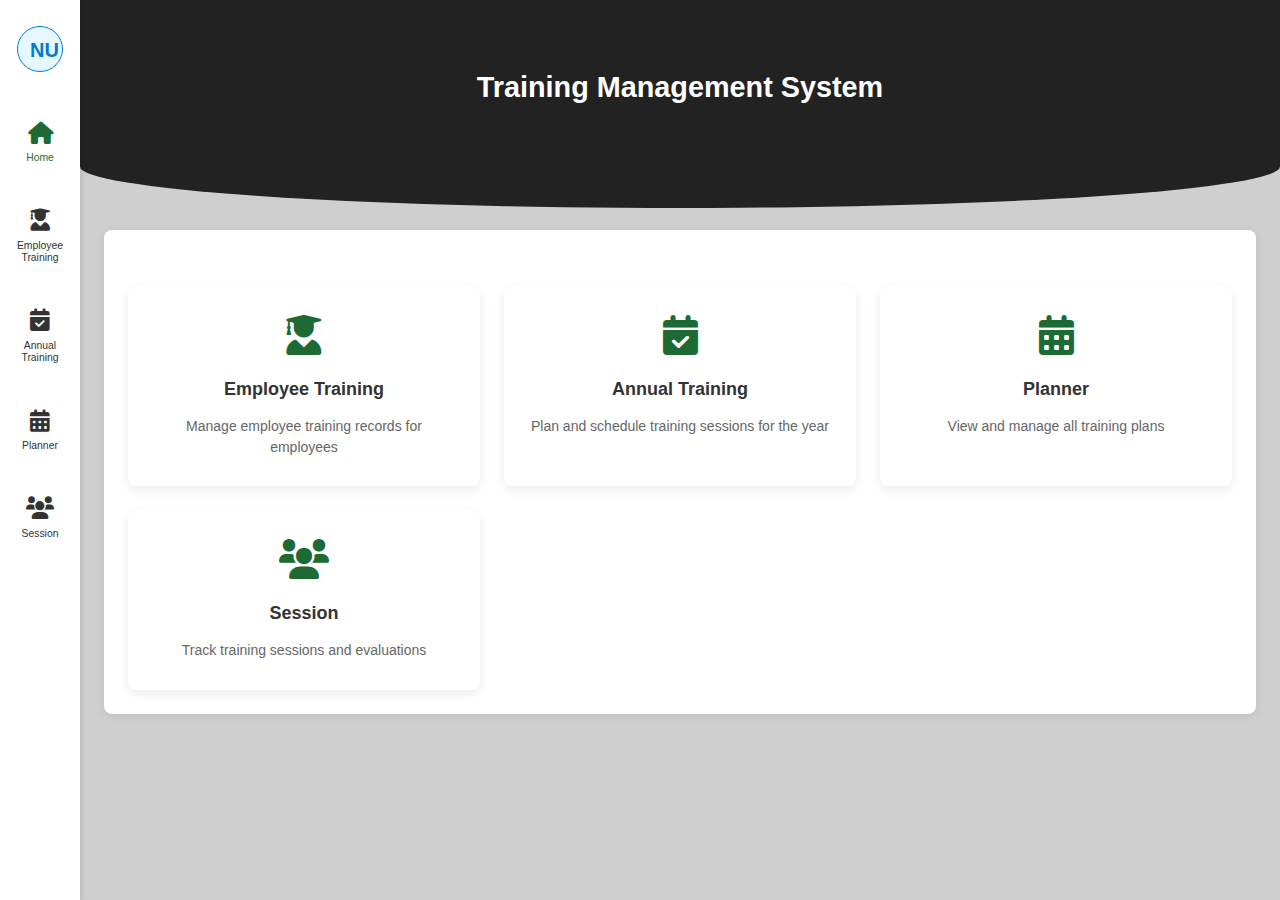
<file: index.html>
<!DOCTYPE html>
<html lang="en">
<head>
    <meta charset="UTF-8">
    <meta name="viewport" content="width=device-width, initial-scale=1.0">
    <title>Training Management System</title>
    
    <link rel="stylesheet" href="styles.css">
    <link rel="stylesheet" href="home.css">
    <link rel="stylesheet" href="https://cdnjs.cloudflare.com/ajax/libs/font-awesome/6.0.0-beta3/css/all.min.css">
</head>
<body>
    <div class="container">
        <!-- Navigation sidebar will be injected here -->
        <div id="nav-placeholder"></div>

        <!-- Main Content -->
        <div id="main-content">
            <div class="header-curve"></div>
            <h1 class="page-title">Training Management System</h1>
            <div class="form-container">
                <div class="home-cards">
                    <a href="employee-training.html" class="home-card">
                        <i class="fas fa-user-graduate"></i>
                        <h2>Employee Training</h2>
                        <p>Manage employee training records for employees</p>
                    </a>
                    <a href="annual-training.html" class="home-card">
                        <i class="fas fa-calendar-check"></i>
                        <h2>Annual Training</h2>
                        <p>Plan and schedule training sessions for the year</p>
                    </a>
                    <a href="planner.html" class="home-card">
                        <i class="fas fa-calendar-alt"></i>
                        <h2>Planner</h2>
                        <p>View and manage all training plans</p>
                    </a>
                    <a href="session.html" class="home-card">
                        <i class="fas fa-users"></i>
                        <h2>Session</h2>
                        <p>Track training sessions and evaluations</p>
                    </a>
                </div>
            </div>
        </div>
    </div>

    <script src="common.js"></script>
</body>
</html>
</file>
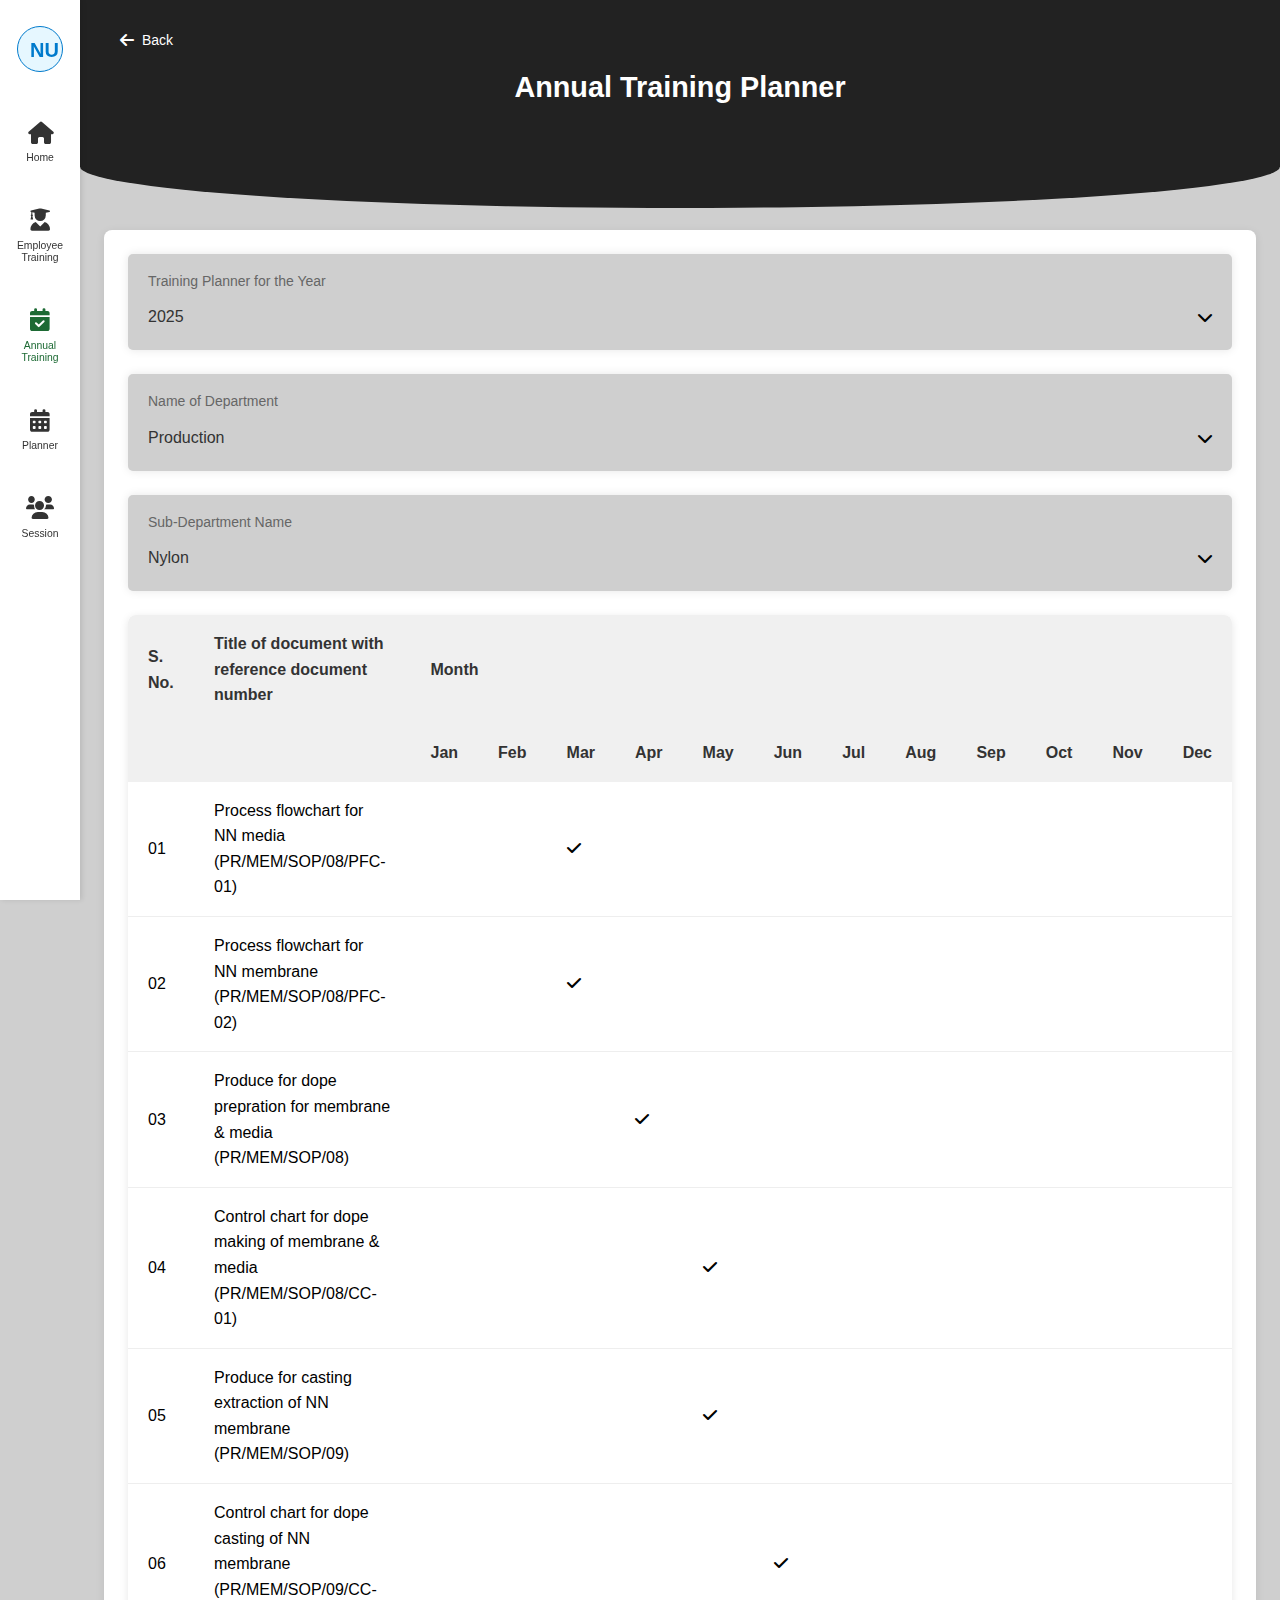
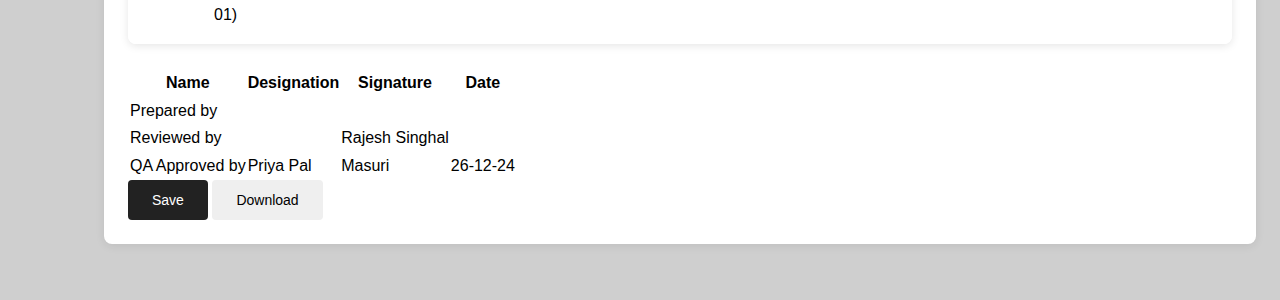
<file: annual-training-planner.html>
<!DOCTYPE html>
<html lang="en">
<head>
    <meta charset="UTF-8">
    <meta name="viewport" content="width=device-width, initial-scale=1.0">
    <title>Annual Training Planner</title>
    <link rel="stylesheet" href="styles.css">
    <link rel="stylesheet" href="https://cdnjs.cloudflare.com/ajax/libs/font-awesome/6.0.0-beta3/css/all.min.css">
</head>
<body>
    <div class="container">
        <!-- Navigation sidebar will be injected here -->
        <div id="nav-placeholder"></div>

        <!-- Main Content -->
        <div id="main-content">
            <div class="header-curve"></div>
            <button class="back-btn" id="backButton"><i class="fas fa-arrow-left"></i> Back</button>
            <h1 class="page-title">Annual Training Planner</h1>
            <div class="form-container">
                <!-- Year and Department Section -->
                <div class="form-section">
                    <div class="form-row">
                        <div class="form-group">
                            <label class="form-label">Training Planner for the Year</label>
                            <div class="input-with-icon">
                                <input type="text" class="form-control" value="2025" readonly>
                                <i class="fas fa-chevron-down dropdown-icon"></i>
                            </div>
                        </div>
                    </div>
                    <div class="form-row">
                        <div class="form-group">
                            <label class="form-label">Name of Department</label>
                            <div class="input-with-icon">
                                <input type="text" class="form-control" value="Production" readonly>
                                <i class="fas fa-chevron-down dropdown-icon"></i>
                            </div>
                        </div>
                    </div>
                    <div class="form-row">
                        <div class="form-group">
                            <label class="form-label">Sub-Department Name</label>
                            <div class="input-with-icon">
                                <input type="text" class="form-control" value="Nylon" readonly>
                                <i class="fas fa-chevron-down dropdown-icon"></i>
                            </div>
                        </div>
                    </div>
                </div>

                <!-- Monthly Training Schedule Table -->
                <div class="table-container annual-training-table">
                    <table class="table">
                        <thead>
                            <tr>
                                <th>S. No.</th>
                                <th>Title of document with reference document number</th>
                                <th colspan="12">Month</th>
                            </tr>
                            <tr>
                                <th></th>
                                <th></th>
                                <th>Jan</th>
                                <th>Feb</th>
                                <th>Mar</th>
                                <th>Apr</th>
                                <th>May</th>
                                <th>Jun</th>
                                <th>Jul</th>
                                <th>Aug</th>
                                <th>Sep</th>
                                <th>Oct</th>
                                <th>Nov</th>
                                <th>Dec</th>
                            </tr>
                        </thead>
                        <tbody>
                            <tr>
                                <td>01</td>
                                <td>Process flowchart for NN media (PR/MEM/SOP/08/PFC-01)</td>
                                <td></td>
                                <td></td>
                                <td class="center-cell"><i class="fas fa-check"></i></td>
                                <td></td>
                                <td></td>
                                <td></td>
                                <td></td>
                                <td></td>
                                <td></td>
                                <td></td>
                                <td></td>
                                <td></td>
                            </tr>
                            <tr>
                                <td>02</td>
                                <td>Process flowchart for NN membrane (PR/MEM/SOP/08/PFC-02)</td>
                                <td></td>
                                <td></td>
                                <td class="center-cell"><i class="fas fa-check"></i></td>
                                <td></td>
                                <td></td>
                                <td></td>
                                <td></td>
                                <td></td>
                                <td></td>
                                <td></td>
                                <td></td>
                                <td></td>
                            </tr>
                            <tr>
                                <td>03</td>
                                <td>Produce for dope prepration for membrane & media (PR/MEM/SOP/08)</td>
                                <td></td>
                                <td></td>
                                <td></td>
                                <td class="center-cell"><i class="fas fa-check"></i></td>
                                <td></td>
                                <td></td>
                                <td></td>
                                <td></td>
                                <td></td>
                                <td></td>
                                <td></td>
                                <td></td>
                            </tr>
                            <tr>
                                <td>04</td>
                                <td>Control chart for dope making of membrane & media (PR/MEM/SOP/08/CC-01)</td>
                                <td></td>
                                <td></td>
                                <td></td>
                                <td></td>
                                <td class="center-cell"><i class="fas fa-check"></i></td>
                                <td></td>
                                <td></td>
                                <td></td>
                                <td></td>
                                <td></td>
                                <td></td>
                                <td></td>
                            </tr>
                            <tr>
                                <td>05</td>
                                <td>Produce for casting extraction of NN membrane (PR/MEM/SOP/09)</td>
                                <td></td>
                                <td></td>
                                <td></td>
                                <td></td>
                                <td class="center-cell"><i class="fas fa-check"></i></td>
                                <td></td>
                                <td></td>
                                <td></td>
                                <td></td>
                                <td></td>
                                <td></td>
                                <td></td>
                            </tr>
                            <tr>
                                <td>06</td>
                                <td>Control chart for dope casting of NN membrane (PR/MEM/SOP/09/CC-01)</td>
                                <td></td>
                                <td></td>
                                <td></td>
                                <td></td>
                                <td></td>
                                <td class="center-cell"><i class="fas fa-check"></i></td>
                                <td></td>
                                <td></td>
                                <td></td>
                                <td></td>
                                <td></td>
                                <td></td>
                            </tr>
                        </tbody>
                    </table>
                </div>

                <!-- Signature Table -->
                <div class="signature-table-container">
                    <table class="signature-table">
                        <thead>
                            <tr>
                                <th>Name</th>
                                <th>Designation</th>
                                <th>Signature</th>
                                <th>Date</th>
                            </tr>
                        </thead>
                        <tbody>
                            <tr>
                                <td>Prepared by</td>
                                <td></td>
                                <td></td>
                                <td></td>
                            </tr>
                            <tr>
                                <td>Reviewed by</td>
                                <td></td>
                                <td>Rajesh Singhal</td>
                                <td></td>
                            </tr>
                            <tr>
                                <td>QA Approved by</td>
                                <td>Priya Pal</td>
                                <td>Masuri</td>
                                <td>26-12-24</td>
                            </tr>
                        </tbody>
                    </table>
                </div>

                <!-- Buttons -->
                <div class="button-row">
                    <button class="btn btn-primary">Save</button>
                    <button class="btn btn-secondary">Download</button>
                </div>
            </div>
        </div>
    </div>

    <script src="common.js"></script>
    <script>
        document.addEventListener('DOMContentLoaded', function() {
            // Back button functionality
            const backButton = document.getElementById('backButton');
            if (backButton) {
                backButton.addEventListener('click', function() {
                    window.location.href = 'annual-training.html';
                });
            }
        });
    </script>
</body>
</html>
</file>
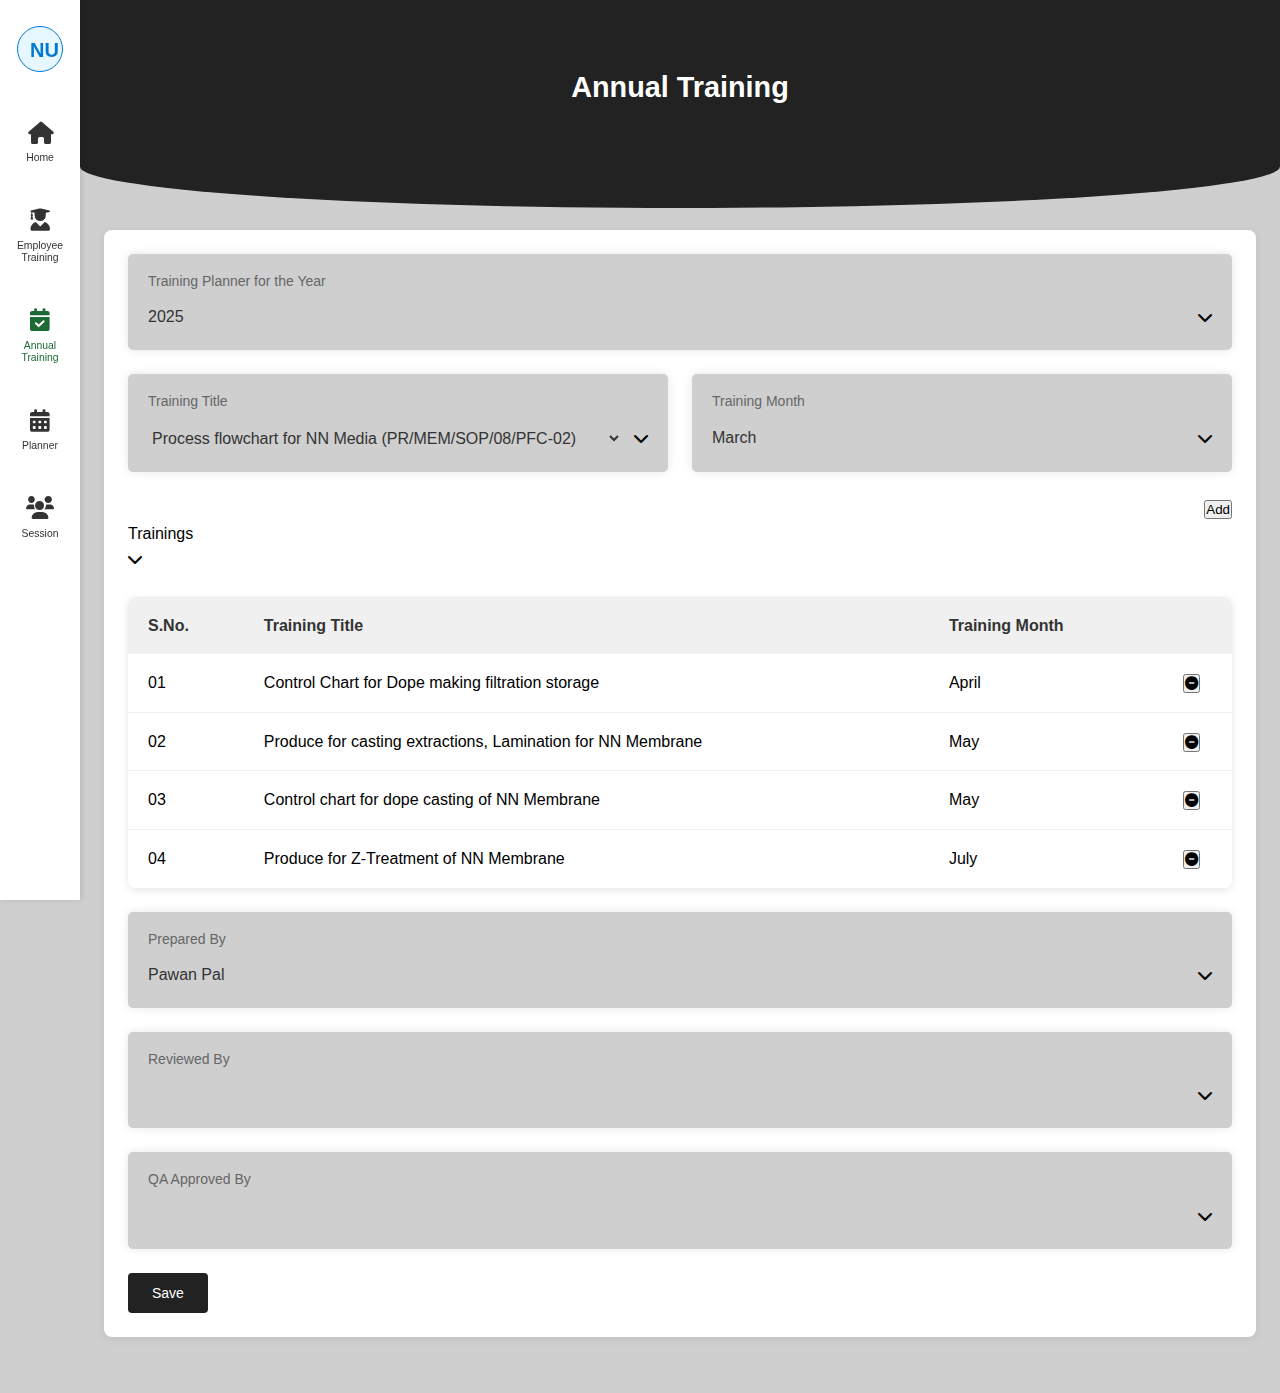
<file: annual-training.html>
<!DOCTYPE html>
<html lang="en">
<head>
    <meta charset="UTF-8">
    <meta name="viewport" content="width=device-width, initial-scale=1.0">
    <title>Annual Training</title>
    <link rel="stylesheet" href="styles.css">
    <link rel="stylesheet" href="https://cdnjs.cloudflare.com/ajax/libs/font-awesome/6.0.0-beta3/css/all.min.css">
</head>
<body>
    <div class="container">
        <!-- Navigation sidebar will be injected here -->
        <div id="nav-placeholder"></div>

        <!-- Main Content -->
        <div id="main-content">
            <div class="header-curve"></div>
            <h1 class="page-title">Annual Training</h1>
            <div class="form-container">
                <div class="form-row">
                    <div class="form-group">
                        <label class="form-label">Training Planner for the Year</label>
                        <div class="input-with-icon">
                            <input type="text" class="form-control" value="2025">
                            <i class="fas fa-chevron-down dropdown-icon"></i>
                        </div>
                    </div>
                </div>
                <div class="form-row">
                    <div class="form-group">
                        <label class="form-label">Training Title</label>
                        <div class="input-with-icon">
                            <input type="text" class="form-control" value="Process flowchart for NN Media (PR/MEM/SOP/08/PFC-02)">
                            <i class="fas fa-chevron-down dropdown-icon"></i>
                        </div>
                    </div>
                    <div class="form-group">
                        <label class="form-label">Training Month</label>
                        <div class="input-with-icon">
                            <input type="text" class="form-control" value="March">
                            <i class="fas fa-chevron-down dropdown-icon"></i>
                        </div>
                    </div>
                </div>
                <div style="text-align: right; margin-top: 20px;">
                    <button class="add-btn">Add</button>
                </div>
                
                <div class="trainings-section">
                    <div class="trainings-header">
                        <div class="trainings-title">Trainings</div>
                        <i class="fas fa-chevron-down"></i>
                    </div>
                    
                    <div class="table-container">
                        <table class="table">
                            <thead>
                                <tr>
                                    <th>S.No.</th>
                                    <th>Training Title</th>
                                    <th>Training Month</th>
                                    <th></th>
                                </tr>
                            </thead>
                            <tbody>
                                <tr>
                                    <td>01</td>
                                    <td>Control Chart for Dope making filtration storage</td>
                                    <td>April</td>
                                    <td style="text-align: center;"><button class="remove-btn"><i class="fas fa-minus-circle"></i></button></td>
                                </tr>
                                <tr>
                                    <td>02</td>
                                    <td>Produce for casting extractions, Lamination for NN Membrane</td>
                                    <td>May</td>
                                    <td style="text-align: center;"><button class="remove-btn"><i class="fas fa-minus-circle"></i></button></td>
                                </tr>
                                <tr>
                                    <td>03</td>
                                    <td>Control chart for dope casting of NN Membrane</td>
                                    <td>May</td>
                                    <td style="text-align: center;"><button class="remove-btn"><i class="fas fa-minus-circle"></i></button></td>
                                </tr>
                                <tr>
                                    <td>04</td>
                                    <td>Produce for Z-Treatment of NN Membrane</td>
                                    <td>July</td>
                                    <td style="text-align: center;"><button class="remove-btn"><i class="fas fa-minus-circle"></i></button></td>
                                </tr>
                            </tbody>
                        </table>
                    </div>
                </div>
                
                <div class="form-row" style="margin-top: 20px;">
                    <div class="form-group">
                        <label class="form-label">Prepared By</label>
                        <div class="input-with-icon">
                            <input type="text" class="form-control" value="Pawan Pal">
                            <i class="fas fa-chevron-down dropdown-icon"></i>
                        </div>
                    </div>
                </div>
                
                <div class="form-row">
                    <div class="form-group">
                        <label class="form-label">Reviewed By</label>
                        <div class="input-with-icon">
                            <input type="text" class="form-control" value="">
                            <i class="fas fa-chevron-down dropdown-icon"></i>
                        </div>
                    </div>
                </div>
                
                <div class="form-row">
                    <div class="form-group">
                        <label class="form-label">QA Approved By</label>
                        <div class="input-with-icon">
                            <input type="text" class="form-control" value="">
                            <i class="fas fa-chevron-down dropdown-icon"></i>
                        </div>
                    </div>
                </div>
                
                <div style="text-align: left; margin-top: 20px;">
                    <button id="saveButton" class="btn btn-primary">Save</button>
                </div>
            </div>
        </div>
    </div>

    <script src="common.js"></script>
    <script>
        document.addEventListener('DOMContentLoaded', function() {
            // Add event listener for the save button
            const saveButton = document.getElementById('saveButton');
            if (saveButton) {
                saveButton.addEventListener('click', function() {
                    // Get form data
                    const trainingYear = document.querySelector('input[value="2025"]').value;
                    const trainingTitle = document.querySelector('input[value="Process flowchart for NN Media (PR/MEM/SOP/08/PFC-02)"]').value;
                    const preparedBy = document.querySelector('input[value="Pawan Pal"]').value;

                    // Create planner entry
                    const plannerEntry = {
                        trainingType: 'Annual Training',
                        plannerType: trainingTitle,
                        employees: '3112', // Example value
                        department: 'QA',
                        subDepartment: '-NA-',
                        year: trainingYear,
                        preparedBy: preparedBy
                    };

                    // Get existing entries from localStorage or initialize empty array
                    let plannerEntries = JSON.parse(localStorage.getItem('plannerEntries') || '[]');
                    
                    // Add new entry
                    plannerEntries.push(plannerEntry);
                    
                    // Save back to localStorage
                    localStorage.setItem('plannerEntries', JSON.stringify(plannerEntries));

                    // Redirect to planner page
                    window.location.href = 'planner.html';
                });
            }

            // Populate training titles dropdown
            const trainingTitles = [
                'Process flowchart for NN Media (PR/MEM/SOP/08/PFC-02)',
                'Control Chart for Dope making filtration storage',
                'Produce for casting extractions, Lamination for NN Membrane',
                'Control chart for dope casting of NN Membrane',
                'Produce for Z-Treatment of NN Membrane'
            ];

            const trainingTitleInput = document.querySelector('input[value="Process flowchart for NN Media (PR/MEM/SOP/08/PFC-02)"]');
            if (trainingTitleInput) {
                const dropdown = document.createElement('select');
                dropdown.className = 'form-control';
                trainingTitles.forEach(title => {
                    const option = document.createElement('option');
                    option.value = title;
                    option.textContent = title;
                    dropdown.appendChild(option);
                });
                trainingTitleInput.parentNode.replaceChild(dropdown, trainingTitleInput);
            }
        });
    </script>
</body>
</html>
</file>
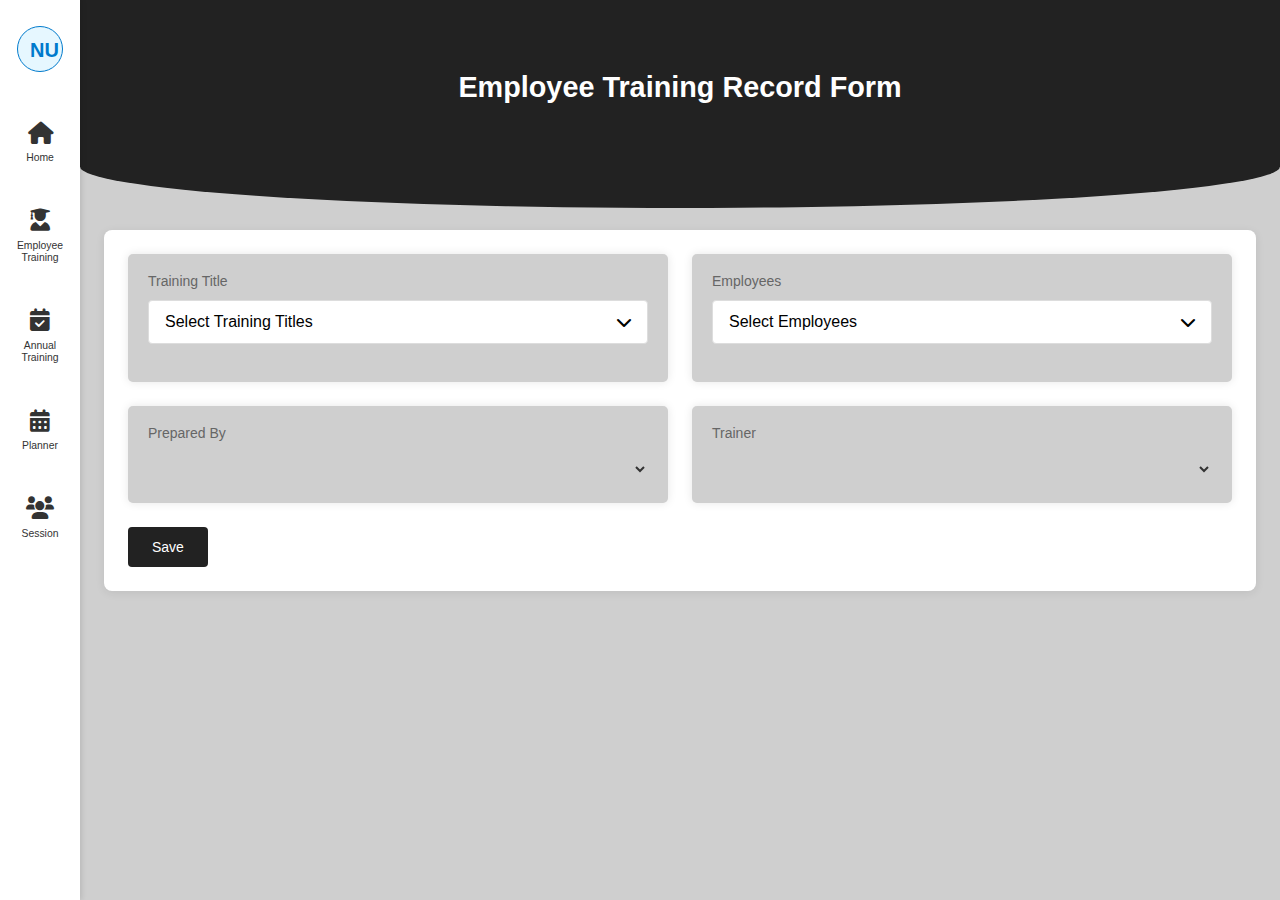
<file: employee-training-api.html>
<!DOCTYPE html>
<html lang="en">
<head>
    <meta charset="UTF-8">
    <meta name="viewport" content="width=device-width, initial-scale=1.0">
    <title>Employee Training Record Form</title>
    <link rel="stylesheet" href="styles.css">
    <link rel="stylesheet" href="employee-training.css">
    <link rel="stylesheet" href="https://cdnjs.cloudflare.com/ajax/libs/font-awesome/6.0.0-beta3/css/all.min.css">
</head>
<body>
    <div class="container">
        <!-- Navigation sidebar will be injected here -->
        <div id="nav-placeholder"></div>

        <!-- Main Content -->
        <div id="main-content">
            <div class="header-curve"></div>
            <h1 class="page-title">Employee Training Record Form</h1>
            <div class="form-container">
                <div class="form-row">
                    <div class="form-group">
                        <label class="form-label">Training Title</label>
                        <div class="input-with-icon training-selection-container">
                            <div class="custom-select">
                                <div class="select-selected" id="trainingDropdown">
                                    <span>Select Training Titles</span>
                                    <i class="fas fa-chevron-down dropdown-icon"></i>
                                </div>
                                <div class="select-items select-hide" id="trainingSelectItems">
                                    <!-- Training items will be populated dynamically -->
                                </div>
                            </div>
                            <div id="selectedTrainings" class="selected-trainings"></div>
                        </div>
                    </div>
                    
                    <div class="form-group">
                        <label class="form-label">Employees</label>
                        <div class="input-with-icon employee-selection-container">
                            <div class="custom-select">
                                <div class="select-selected" id="employeeDropdown">
                                    <span>Select Employees</span>
                                    <i class="fas fa-chevron-down dropdown-icon"></i>
                                </div>
                                <div class="select-items select-hide" id="employeeSelectItems">
                                    <!-- Employee items will be populated dynamically -->
                                </div>
                            </div>
                            <div id="selectedEmployees" class="selected-employees"></div>
                        </div>
                    </div>
                </div>

                <div class="form-row">
                    <div class="form-group">
                        <label class="form-label">Prepared By</label>
                        <div class="input-with-icon">
                            <select class="form-control" id="preparedBySelect">
                                <!-- Prepared By options will be dynamically populated -->
                            </select>
                        </div>
                    </div>
                    <div class="form-group">
                        <label class="form-label">Trainer</label>
                        <div class="input-with-icon">
                            <select class="form-control" id="trainerSelect">
                                <!-- Trainer options will be dynamically populated -->
                            </select>
                        </div>
                    </div>
                </div>

                <div style="text-align: left; margin-top: 20px;">
                    <button id="saveButton" class="btn btn-primary">Save</button>
                </div>
            </div>
        </div>
    </div>
    
    <script src="common.js"></script>
    <script>
        document.addEventListener('DOMContentLoaded', function () {
            // Store for selected items
            let selectedEmployees = new Set();
            let selectedTrainings = new Set();
            
            // Elements
            const employeeDropdown = document.getElementById('employeeDropdown');
            const employeeSelectItems = document.getElementById('employeeSelectItems');
            const selectedEmployeesDiv = document.getElementById('selectedEmployees');
            
            const trainingDropdown = document.getElementById('trainingDropdown');
            const trainingSelectItems = document.getElementById('trainingSelectItems');
            const selectedTrainingsDiv = document.getElementById('selectedTrainings');
            
            const preparedBySelect = document.getElementById('preparedBySelect');
            const trainerSelect = document.getElementById('trainerSelect');
            
            // Fetch data from backend
            async function fetchEmployees() {
                try {
                    const response = await javaConnector.getAllEmployee()

                    if (!response.ok) {
                        throw new Error('Failed to fetch employees');
                    }
                    const employees = await response.json();
                    return employees;
                } catch (error) {
                    console.error('Error fetching employees:', error);
                    return [];
                }
            }
            
            async function fetchTrainingModules() {
                try {
                    const response = await javaConnector.getAllTrainers()
                    if (!response.ok) {
                        throw new Error('Failed to fetch training modules');
                    }
                    const modules = await response.json();
                    return modules;
                } catch (error) {
                    console.error('Error fetching training modules:', error);
                    return [];
                }
            }
            
            // Initialize dropdowns with data from backend
            async function initializeDropdowns() {
                const employees = await fetchEmployees();
                const trainingModules = await fetchTrainingModules();
                
                // Populate employee dropdown
                populateEmployeeDropdown(employees);
                
                // Populate training dropdown
                populateTrainingDropdown(trainingModules);
                
                // Populate prepared by and trainer dropdowns
                populatePreparedByDropdown(employees);
                populateTrainerDropdown(employees);
                
                // Setup dropdown functionality
                setupDropdown(
                    employeeDropdown, 
                    employeeSelectItems, 
                    selectedEmployeesDiv, 
                    selectedEmployees, 
                    'Select Employees'
                );
                
                setupDropdown(
                    trainingDropdown, 
                    trainingSelectItems, 
                    selectedTrainingsDiv, 
                    selectedTrainings, 
                    'Select Training Titles'
                );
            }
            
            function populateEmployeeDropdown(employees) {
                employeeSelectItems.innerHTML = '';
                var employeeDataResponses =employees.employeeDataResponses;
                employeeDataResponses.forEach((employee, index) => {
                    const fullName = `${employee.firstName} ${employee.lastName}`;
                    const item = document.createElement('div');
                    item.className = 'select-item';
                    item.setAttribute('data-value', employee.id);
                    
                    item.innerHTML = `
                        <input type="checkbox" id="emp${index}">
                        <label for="emp${index}">${fullName}</label>

                    employeeSelectItems.appendChild(item);
                });
            }
            
            function populateTrainingDropdown(modules) {
                trainingSelectItems.innerHTML = '';

                var getModulesList =modules.moduleResponseList;
                getModulesList.forEach((module, index) => {
                    const item = document.createElement('div');
                    item.className = 'select-item';
                    item.setAttribute('data-value', module.id);
                    
                    item.innerHTML = `
                        <input type="checkbox" id="training${index}">
                        <label for="training${index}">${module.trainingTittle}</label>
                    `;
                    
                    trainingSelectItems.appendChild(item);
                });
            }
            
            function populatePreparedByDropdown(employees) {
                preparedBySelect.innerHTML = '';
                
                employees.forEach(employee => {
                    const option = document.createElement('option');
                    option.value = employee.id;
                    option.textContent = `${employee.firstName} ${employee.lastName}`;
                    preparedBySelect.appendChild(option);
                });
            }
            
            function populateTrainerDropdown(employees) {
                trainerSelect.innerHTML = '';
                
                employees.forEach(employee => {
                    const option = document.createElement('option');
                    option.value = employee.id;
                    option.textContent = `${employee.firstName} ${employee.lastName}`;
                    trainerSelect.appendChild(option);
                });
            }
            
            function setupDropdown(dropdown, selectItems, selectedDiv, selectedSet, labelText) {
                // Toggle dropdown
                dropdown.addEventListener('click', function (e) {
                    e.stopPropagation();
                    selectItems.classList.toggle('select-hide');
                    dropdown.classList.toggle('active');
                });
                
                // Close dropdown when clicking outside
                document.addEventListener('click', function () {
                    selectItems.classList.add('select-hide');
                    dropdown.classList.remove('active');
                });
                
                // Prevent dropdown from closing when clicking inside
                selectItems.addEventListener('click', function (e) {
                    e.stopPropagation();
                });
                
                // Handle checkbox selection
                const checkboxes = selectItems.querySelectorAll('.select-item input[type="checkbox"]');
                checkboxes.forEach(checkbox => {
                    checkbox.addEventListener('change', function () {
                        const item = this.closest('.select-item');
                        const value = item.getAttribute('data-value');
                        const label = item.querySelector('label').textContent;
                        
                        if (this.checked) {
                            selectedSet.add({ id: value, label: label });
                        } else {
                            selectedSet.forEach(entry => {
                                if (entry.id === value) {
                                    selectedSet.delete(entry);
                                }
                            });
                        }
                        updateSelectedItems(selectedDiv, selectedSet, dropdown, labelText);
                    });
                });
            }
            
            function updateSelectedItems(selectedDiv, selectedSet, dropdown, labelText) {
                selectedDiv.innerHTML = '';
                
                selectedSet.forEach(entry => {
                    const tag = document.createElement('span');
                    tag.className = 'selected-item';
                    tag.innerHTML = `${entry.label} <span class="remove-item" data-value="${entry.id}">&times;</span>`;
                    selectedDiv.appendChild(tag);
                    
                    // Remove functionality
                    tag.querySelector('.remove-item').addEventListener('click', function () {
                        const value = this.getAttribute('data-value');
                        const checkbox = document.querySelector(`.select-item[data-value="${value}"] input`);
                        if (checkbox) checkbox.checked = false;
                        
                        selectedSet.forEach(entry => {
                            if (entry.id === value) {
                                selectedSet.delete(entry);
                            }
                        });
                        
                        updateSelectedItems(selectedDiv, selectedSet, dropdown, labelText);
                    });
                });
                
                // Update dropdown text
                const dropdownText = dropdown.querySelector('span');
                if (selectedSet.size === 0) {
                    dropdownText.textContent = labelText;
                } else {
                    dropdownText.textContent = `${selectedSet.size} Selected`;
                }
            }
            
            // Save button functionality
            const saveButton = document.getElementById('saveButton');
            saveButton.addEventListener('click', async function () {
                if (selectedEmployees.size === 0 || selectedTrainings.size === 0) {
                    alert('Please select at least one Employee and one Training Title.');
                    return;
                }
                
                const preparedById = preparedBySelect.value;
                const trainerId = trainerSelect.value;
                
                // Prepare data for API request
                const trainingAssignmentList = Array.from(selectedTrainings).map(training => {
                    return {
                        startDate: new Date().toISOString().split('T')[0], // Today's date as default
                        trainer: { id: trainerId },
                        trainingModule: { id: training.id },
                        employeeList: Array.from(selectedEmployees).map(emp => ({ id: emp.id }))
                    };
                });
                
                const requestData = {
                    trainingAssignmentList: trainingAssignmentList,
                    employeeList: Array.from(selectedEmployees).map(emp => ({ id: emp.id })),
                    plannerType: "Personal_Training_Record",
                    trainer: { id: trainerId },
                    preparedBy: { id: preparedById },
                    // Assuming approvedBy and reviewedBy are optional or will be assigned later
                };
                
                try {
                    const response = await fetch('/api/personal-training-planner', {
                        method: 'POST',
                        headers: {
                            'Content-Type': 'application/json'
                        },
                        body: JSON.stringify(requestData)
                    });
                    
                    if (!response.ok) {
                        throw new Error('Failed to save training plan');
                    }
                    
                    const result = await response.json();
                    console.log('Training plan saved successfully:', result);
                    
                    // Redirect to planner page
                    window.location.href = 'planner.html';
                    
                } catch (error) {
                    console.error('Error saving training plan:', error);
                    alert('Failed to save training plan. Please try again.');
                }
            });
            
            // Initialize the form
            initializeDropdowns();
        });
    </script>
</body>
</html>
</file>
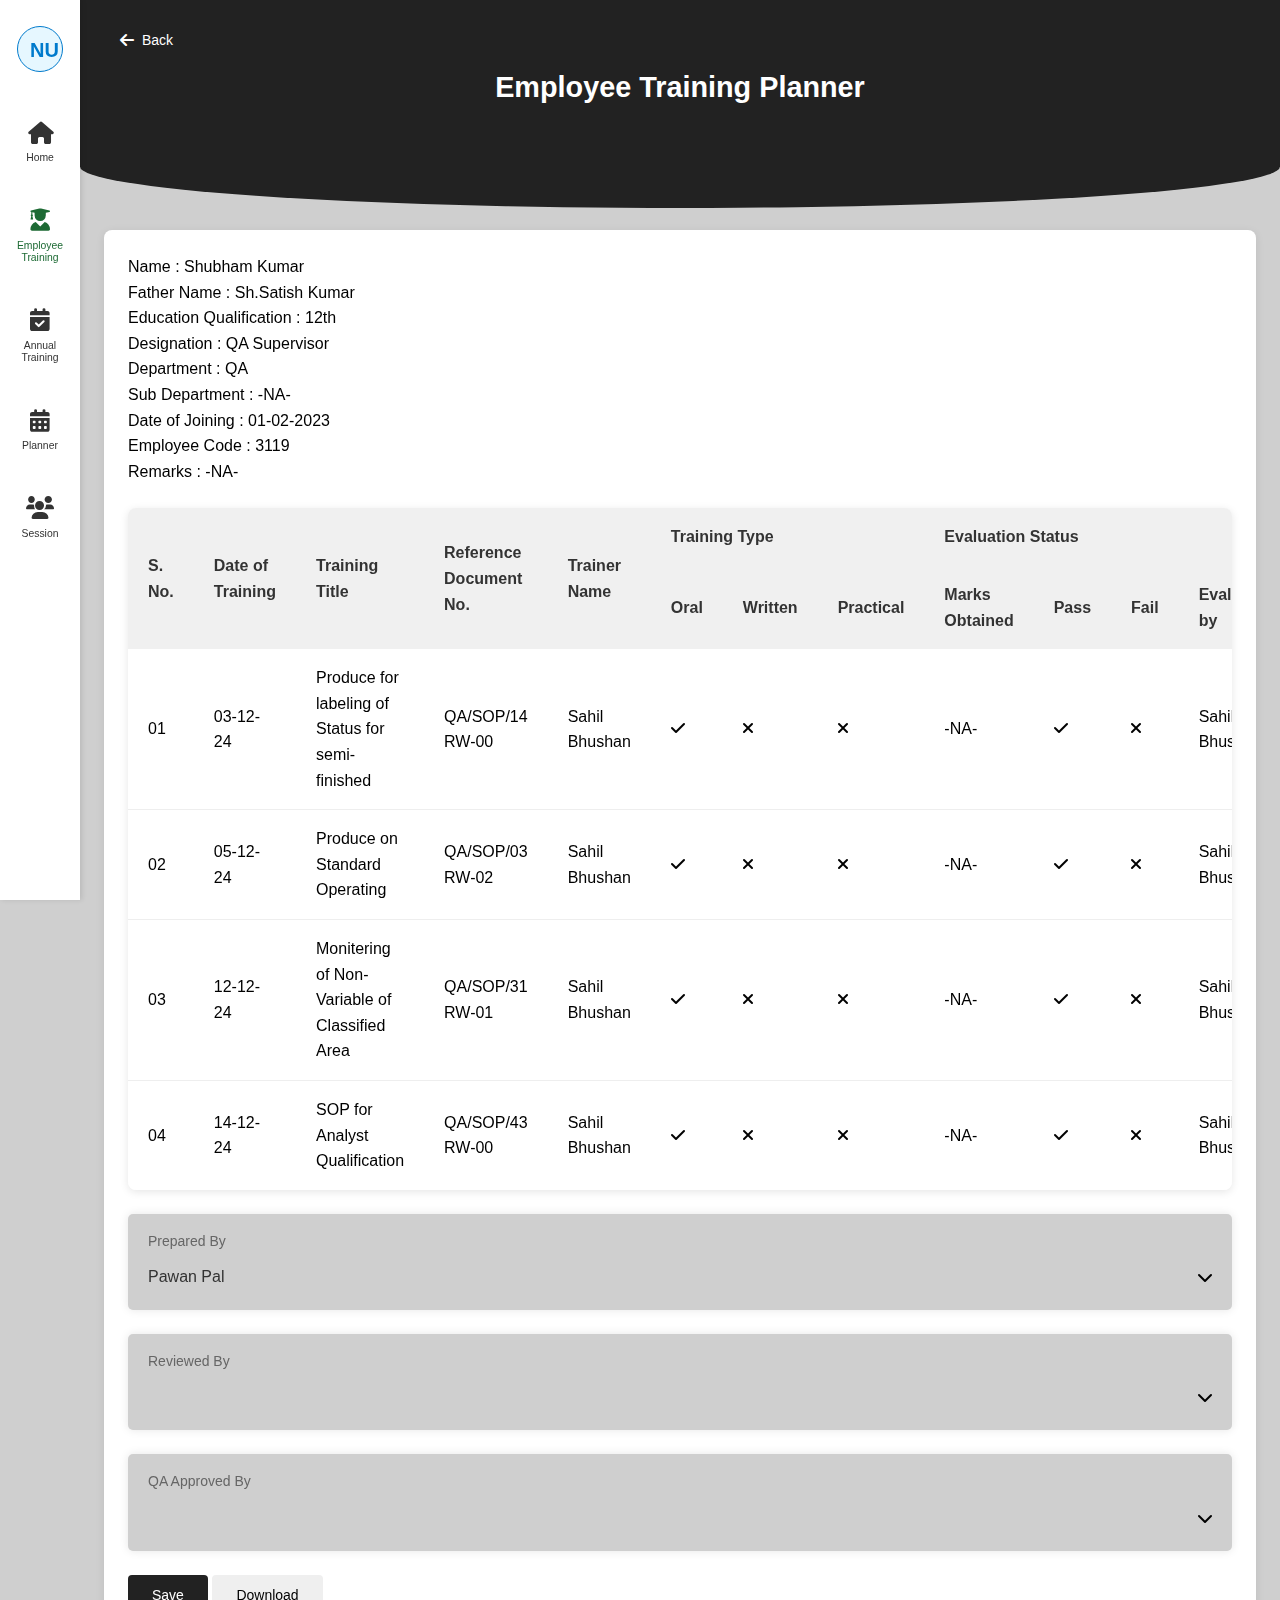
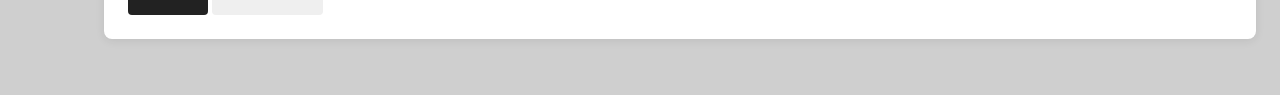
<file: employee-training-planner.html>
<!DOCTYPE html>
<html lang="en">
<head>
    <meta charset="UTF-8">
    <meta name="viewport" content="width=device-width, initial-scale=1.0">
    <title>Employee Training Planner</title>
    <link rel="stylesheet" href="styles.css">
    <link rel="stylesheet" href="https://cdnjs.cloudflare.com/ajax/libs/font-awesome/6.0.0-beta3/css/all.min.css">
</head>
<body>
    <div class="container">
        <!-- Navigation sidebar will be injected here -->
        <div id="nav-placeholder"></div>

        <!-- Main Content -->
        <div id="main-content">
            <div class="header-curve"></div>
            <button class="back-btn" id="backButton"><i class="fas fa-arrow-left"></i> Back</button>
            <h1 class="page-title">Employee Training Planner</h1>
            <div class="form-container">
                <!-- Employee Information Section -->
                <div class="employee-info">
                    <div class="info-row">
                        <div class="info-group">
                            <label>Name :</label>
                            <span>Shubham Kumar</span>
                        </div>
                        <div class="info-group">
                            <label>Father Name :</label>
                            <span>Sh.Satish Kumar</span>
                        </div>
                        <div class="info-group">
                            <label>Education Qualification :</label>
                            <span>12th</span>
                        </div>
                    </div>
                    <div class="info-row">
                        <div class="info-group">
                            <label>Designation :</label>
                            <span>QA Supervisor</span>
                        </div>
                        <div class="info-group">
                            <label>Department :</label>
                            <span>QA</span>
                        </div>
                        <div class="info-group">
                            <label>Sub Department :</label>
                            <span>-NA-</span>
                        </div>
                    </div>
                    <div class="info-row">
                        <div class="info-group">
                            <label>Date of Joining :</label>
                            <span>01-02-2023</span>
                        </div>
                        <div class="info-group">
                            <label>Employee Code :</label>
                            <span>3119</span>
                        </div>
                        <div class="info-group">
                            <label>Remarks :</label>
                            <span>-NA-</span>
                        </div>
                    </div>
                </div>

                <!-- Training Table -->
                <div class="table-container training-records-table">
                    <table class="table">
                        <thead>
                            <tr>
                                <th rowspan="2">S. No.</th>
                                <th rowspan="2">Date of Training</th>
                                <th rowspan="2">Training Title</th>
                                <th rowspan="2">Reference Document No.</th>
                                <th rowspan="2">Trainer Name</th>
                                <th colspan="3">Training Type</th>
                                <th colspan="4">Evaluation Status</th>
                            </tr>
                            <tr>
                                <th>Oral</th>
                                <th>Written</th>
                                <th>Practical</th>
                                <th>Marks Obtained</th>
                                <th>Pass</th>
                                <th>Fail</th>
                                <th>Evaluated by</th>
                            </tr>
                        </thead>
                        <tbody>
                            <tr>
                                <td>01</td>
                                <td>03-12-24</td>
                                <td>Produce for labeling of Status for semi-finished</td>
                                <td>QA/SOP/14 RW-00</td>
                                <td>Sahil Bhushan</td>
                                <td class="center-cell"><i class="fas fa-check"></i></td>
                                <td class="center-cell"><i class="fas fa-times"></i></td>
                                <td class="center-cell"><i class="fas fa-times"></i></td>
                                <td>-NA-</td>
                                <td class="center-cell"><i class="fas fa-check"></i></td>
                                <td class="center-cell"><i class="fas fa-times"></i></td>
                                <td>Sahil Bhushan</td>
                            </tr>
                            <tr>
                                <td>02</td>
                                <td>05-12-24</td>
                                <td>Produce on Standard Operating</td>
                                <td>QA/SOP/03 RW-02</td>
                                <td>Sahil Bhushan</td>
                                <td class="center-cell"><i class="fas fa-check"></i></td>
                                <td class="center-cell"><i class="fas fa-times"></i></td>
                                <td class="center-cell"><i class="fas fa-times"></i></td>
                                <td>-NA-</td>
                                <td class="center-cell"><i class="fas fa-check"></i></td>
                                <td class="center-cell"><i class="fas fa-times"></i></td>
                                <td>Sahil Bhushan</td>
                            </tr>
                            <tr>
                                <td>03</td>
                                <td>12-12-24</td>
                                <td>Monitering of Non-Variable of Classified Area</td>
                                <td>QA/SOP/31 RW-01</td>
                                <td>Sahil Bhushan</td>
                                <td class="center-cell"><i class="fas fa-check"></i></td>
                                <td class="center-cell"><i class="fas fa-times"></i></td>
                                <td class="center-cell"><i class="fas fa-times"></i></td>
                                <td>-NA-</td>
                                <td class="center-cell"><i class="fas fa-check"></i></td>
                                <td class="center-cell"><i class="fas fa-times"></i></td>
                                <td>Sahil Bhushan</td>
                            </tr>
                            <tr>
                                <td>04</td>
                                <td>14-12-24</td>
                                <td>SOP for Analyst Qualification</td>
                                <td>QA/SOP/43 RW-00</td>
                                <td>Sahil Bhushan</td>
                                <td class="center-cell"><i class="fas fa-check"></i></td>
                                <td class="center-cell"><i class="fas fa-times"></i></td>
                                <td class="center-cell"><i class="fas fa-times"></i></td>
                                <td>-NA-</td>
                                <td class="center-cell"><i class="fas fa-check"></i></td>
                                <td class="center-cell"><i class="fas fa-times"></i></td>
                                <td>Sahil Bhushan</td>
                            </tr>
                        </tbody>
                    </table>
                </div>

                <!-- Signature Section -->
                <div class="signature-section">
                    <div class="form-row">
                        <div class="form-group">
                            <label class="form-label">Prepared By</label>
                            <div class="input-with-icon">
                                <input type="text" class="form-control" value="Pawan Pal">
                                <i class="fas fa-chevron-down dropdown-icon"></i>
                            </div>
                        </div>
                    </div>
                    <div class="form-row">
                        <div class="form-group">
                            <label class="form-label">Reviewed By</label>
                            <div class="input-with-icon">
                                <input type="text" class="form-control" value="">
                                <i class="fas fa-chevron-down dropdown-icon"></i>
                            </div>
                        </div>
                    </div>
                    <div class="form-row">
                        <div class="form-group">
                            <label class="form-label">QA Approved By</label>
                            <div class="input-with-icon">
                                <input type="text" class="form-control" value="">
                                <i class="fas fa-chevron-down dropdown-icon"></i>
                            </div>
                        </div>
                    </div>
                </div>

                <!-- Buttons -->
                <div class="button-row">
                    <button class="btn btn-primary">Save</button>
                    <button class="btn btn-secondary">Download</button>
                </div>
            </div>
        </div>
    </div>

    <script src="common.js"></script>
    <script>
       document.addEventListener('DOMContentLoaded', function() {
            // Back button functionality
            const backButton = document.getElementById('backButton');
            if (backButton) {
                backButton.addEventListener('click', function() {
                    window.location.href = 'employee-training.html';
                });
            }
        });
    </script>
</body>
</html>
</file>
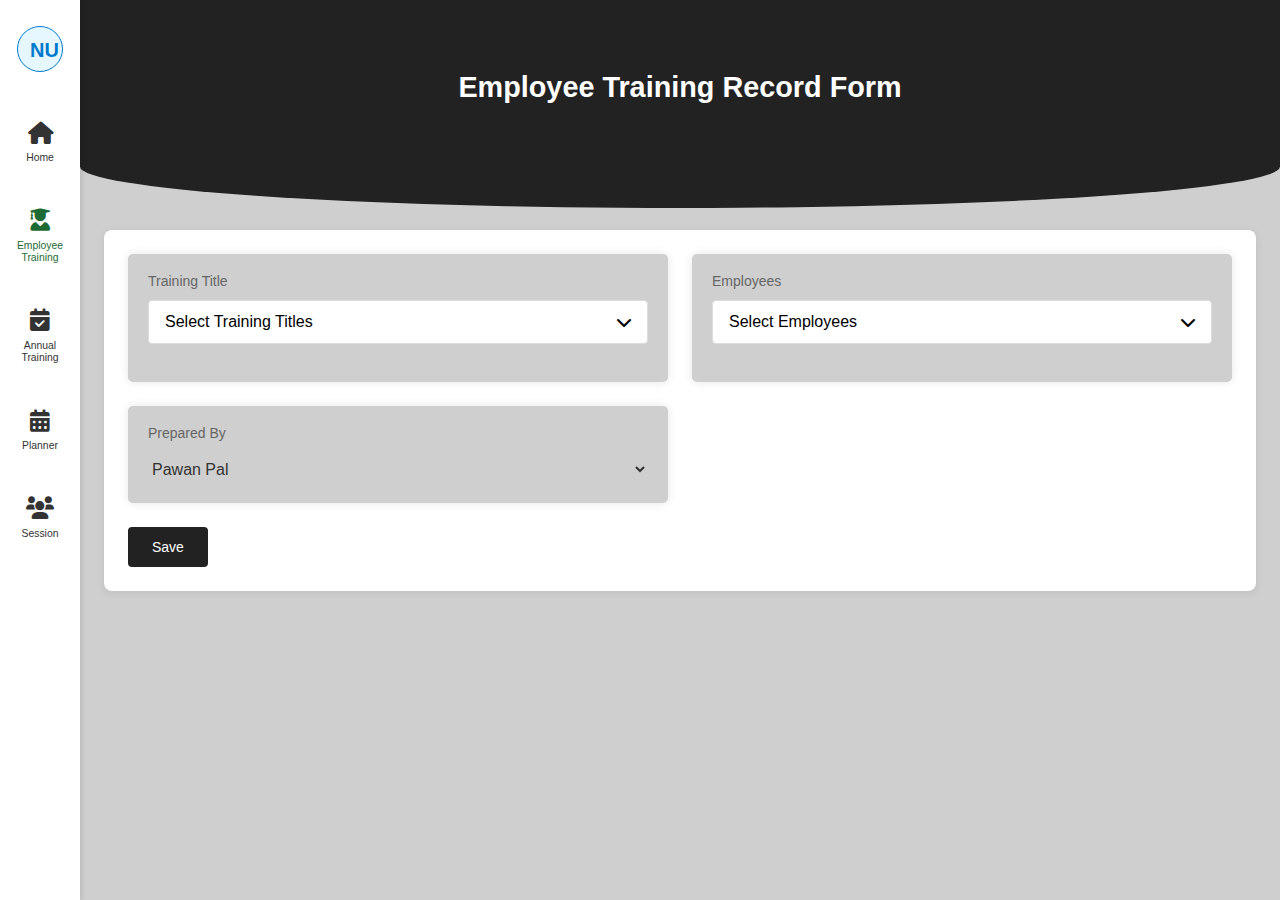
<file: employee-training.html>
<!DOCTYPE html>
<html lang="en">
<head>
    <meta charset="UTF-8">
    <meta name="viewport" content="width=device-width, initial-scale=1.0">
    <title>Employee Training Record Form</title>
    <link rel="stylesheet" href="styles.css">
    <link rel="stylesheet" href="employee-training.css">
    <link rel="stylesheet" href="https://cdnjs.cloudflare.com/ajax/libs/font-awesome/6.0.0-beta3/css/all.min.css">
</head>
<body>
    <div class="container">
        <!-- Navigation sidebar will be injected here -->
        <div id="nav-placeholder"></div>

        <!-- Main Content -->
        <div id="main-content">
            <div class="header-curve"></div>
            <h1 class="page-title">Employee Training Record Form</h1>
            <div class="form-container">
                <div class="form-row">
                    <div class="form-group">
                        <label class="form-label">Training Title</label>
                        <div class="input-with-icon training-selection-container">
                            <div class="custom-select">
                                <div class="select-selected" id="trainingDropdown">
                                    <span>Select Training Titles</span>
                                    <i class="fas fa-chevron-down dropdown-icon"></i>
                                </div>
                                <div class="select-items select-hide">
                                    <div class="select-item" data-value="1">
                                        <input type="checkbox" id="training1">
                                        <label for="training1">SOP for analyst qualification</label>
                                    </div>
                                    <div class="select-item" data-value="2">
                                        <input type="checkbox" id="training2">
                                        <label for="training2">Quality Control Procedures</label>
                                    </div>
                                    <div class="select-item" data-value="3">
                                        <input type="checkbox" id="training3">
                                        <label for="training3">Laboratory Safety Guidelines</label>
                                    </div>
                                    <div class="select-item" data-value="4">
                                        <input type="checkbox" id="training4">
                                        <label for="training4">Equipment Calibration Protocol</label>
                                    </div>
                                    <div class="select-item" data-value="5">
                                        <input type="checkbox" id="training5">
                                        <label for="training5">Data Analysis Methods</label>
                                    </div>
                                </div>
                            </div>
                            <div id="selectedTrainings" class="selected-trainings"></div>
                        </div>
                    </div>
                    
                    <div class="form-group">
                        <label class="form-label">Employees</label>
                        <div class="input-with-icon employee-selection-container">
                            <div class="custom-select">
                                <div class="select-selected" id="employeeDropdown">
                                    <span>Select Employees</span>
                                    <i class="fas fa-chevron-down dropdown-icon"></i>
                                </div>
                                <div class="select-items select-hide">
                                    <div class="select-item" data-value="1">
                                        <input type="checkbox" id="emp1">
                                        <label for="emp1">Shubham Kumar</label>
                                    </div>
                                    <div class="select-item" data-value="2">
                                        <input type="checkbox" id="emp2">
                                        <label for="emp2">Rahul Kumar</label>
                                    </div>
                                    <div class="select-item" data-value="3">
                                        <input type="checkbox" id="emp3">
                                        <label for="emp3">Ritik Jain</label>
                                    </div>
                                    <div class="select-item" data-value="4">
                                        <input type="checkbox" id="emp4">
                                        <label for="emp4">Shivam Tyagi</label>
                                    </div>
                                </div>
                            </div>
                            <div id="selectedEmployees" class="selected-employees"></div>
                        </div>
                    </div>
                </div>
                <div class="form-row">
                    <div class="form-group">
                        <label class="form-label">Prepared By</label>
                        <div class="input-with-icon">
                            <select class="form-control" id="preparedBySelect">
                                <option value="Pawan Pal">Pawan Pal</option>
                                <option value="Sahil Bhushan">Sahil Bhushan</option>
                                <option value="Rajesh Singhal">Rajesh Singhal</option>
                            </select>
                        </div>
                    </div>
                    <div class="form-group" style="visibility: hidden;">
                        <!-- Empty slot to maintain grid layout -->
                    </div>
                </div>
                <div style="text-align: left; margin-top: 20px;">
                    <button id="saveButton" class="btn btn-primary">Save</button>
                </div>
            </div>
        </div>
    </div>
    
    <script src="common.js"></script>
    <script>
        document.addEventListener('DOMContentLoaded', function () {
    // Employees Selection
    const employeeDropdown = document.getElementById('employeeDropdown');
    const employeeSelectItems = document.querySelector('.employee-selection-container .select-items');
    const selectedEmployeesDiv = document.getElementById('selectedEmployees');
    let selectedEmployees = new Set();

    // Training Title Selection
    const trainingDropdown = document.getElementById('trainingDropdown');
    const trainingSelectItems = document.querySelector('.training-selection-container .select-items');
    const selectedTrainingsDiv = document.getElementById('selectedTrainings');
    let selectedTrainings = new Set();

    function setupDropdown(dropdown, selectItems, selectedDiv, selectedSet, storageKey, labelText) {
        // Toggle dropdown
        dropdown.addEventListener('click', function (e) {
            e.stopPropagation();
            selectItems.classList.toggle('select-hide');
            dropdown.classList.toggle('active');
        });

        // Close dropdown when clicking outside
        document.addEventListener('click', function () {
            selectItems.classList.add('select-hide');
            dropdown.classList.remove('active');
        });

        // Prevent dropdown from closing when clicking inside
        selectItems.addEventListener('click', function (e) {
            e.stopPropagation();
        });

        // Handle checkbox selection
        const checkboxes = selectItems.querySelectorAll('.select-item input[type="checkbox"]');
        checkboxes.forEach(checkbox => {
            checkbox.addEventListener('change', function () {
                const item = this.closest('.select-item');
                const value = item.getAttribute('data-value');
                const label = item.querySelector('label').textContent;

                if (this.checked) {
                    selectedSet.add({ value, label });
                } else {
                    selectedSet.forEach(entry => {
                        if (entry.value === value) {
                            selectedSet.delete(entry);
                        }
                    });
                }
                updateSelectedItems();
            });
        });

        function updateSelectedItems() {
            selectedDiv.innerHTML = '';
            selectedSet.forEach(entry => {
                const tag = document.createElement('span');
                tag.className = 'selected-item';
                tag.innerHTML = `${entry.label} <span class="remove-item" data-value="${entry.value}">&times;</span>`;
                selectedDiv.appendChild(tag);

                // Remove functionality
                tag.querySelector('.remove-item').addEventListener('click', function () {
                    const value = this.getAttribute('data-value');
                    const checkbox = selectItems.querySelector(`.select-item[data-value="${value}"] input`);
                    checkbox.checked = false;
                    selectedSet.forEach(entry => {
                        if (entry.value === value) {
                            selectedSet.delete(entry);
                        }
                    });
                    updateSelectedItems();
                });
            });

            // Update dropdown text
            const dropdownText = dropdown.querySelector('span');
            if (selectedSet.size === 0) {
                dropdownText.textContent = labelText;
            } else {
                dropdownText.textContent = `${selectedSet.size} Selected`;
            }
        }
    }

    // Setup dropdowns for Training Title and Employees
    setupDropdown(employeeDropdown, employeeSelectItems, selectedEmployeesDiv, selectedEmployees, 'selectedEmployees', 'Select Employees');
    setupDropdown(trainingDropdown, trainingSelectItems, selectedTrainingsDiv, selectedTrainings, 'selected-Trainings', 'Select Trainings');

    // Save button functionality
    const saveButton = document.getElementById('saveButton');
    saveButton.addEventListener('click', function () {
        if (selectedEmployees.size === 0 || selectedTrainings.size === 0) {
            alert('Please select at least one Employee and one Training Title.');
            return;
        }

        // Get all selected employees and trainings
        const selectedEmployeesList = Array.from(selectedEmployees);
        const selectedTrainingsList = Array.from(selectedTrainings);
        const preparedBy = document.getElementById('preparedBySelect').value;

        // Create planner entries for each employee
        const plannerEntries = [];
        selectedEmployeesList.forEach(employee => {
            const plannerEntry = {
                trainingType: 'Employee Training',
                plannerType: selectedTrainingsList.map(item => item.label).join(', '),
                employees: employee.label, // Single employee name
                department: 'QA',
                subDepartment: '-NA-',
                year: new Date().getFullYear().toString(),
                preparedBy: preparedBy,
                employeesList: [employee], // Single employee object
                trainingList: selectedTrainingsList
            };
            plannerEntries.push(plannerEntry);
        });

        // Get existing entries from localStorage
        let existingEntries = JSON.parse(localStorage.getItem('plannerEntries') || '[]');
        
        // Add new entries to existing ones
        existingEntries = existingEntries.concat(plannerEntries);
        
        // Save back to localStorage
        localStorage.setItem('plannerEntries', JSON.stringify(existingEntries));

        // Redirect to planner page
        window.location.href = 'planner.html';
    });
});

    </script>
</body>
</html>
</file>
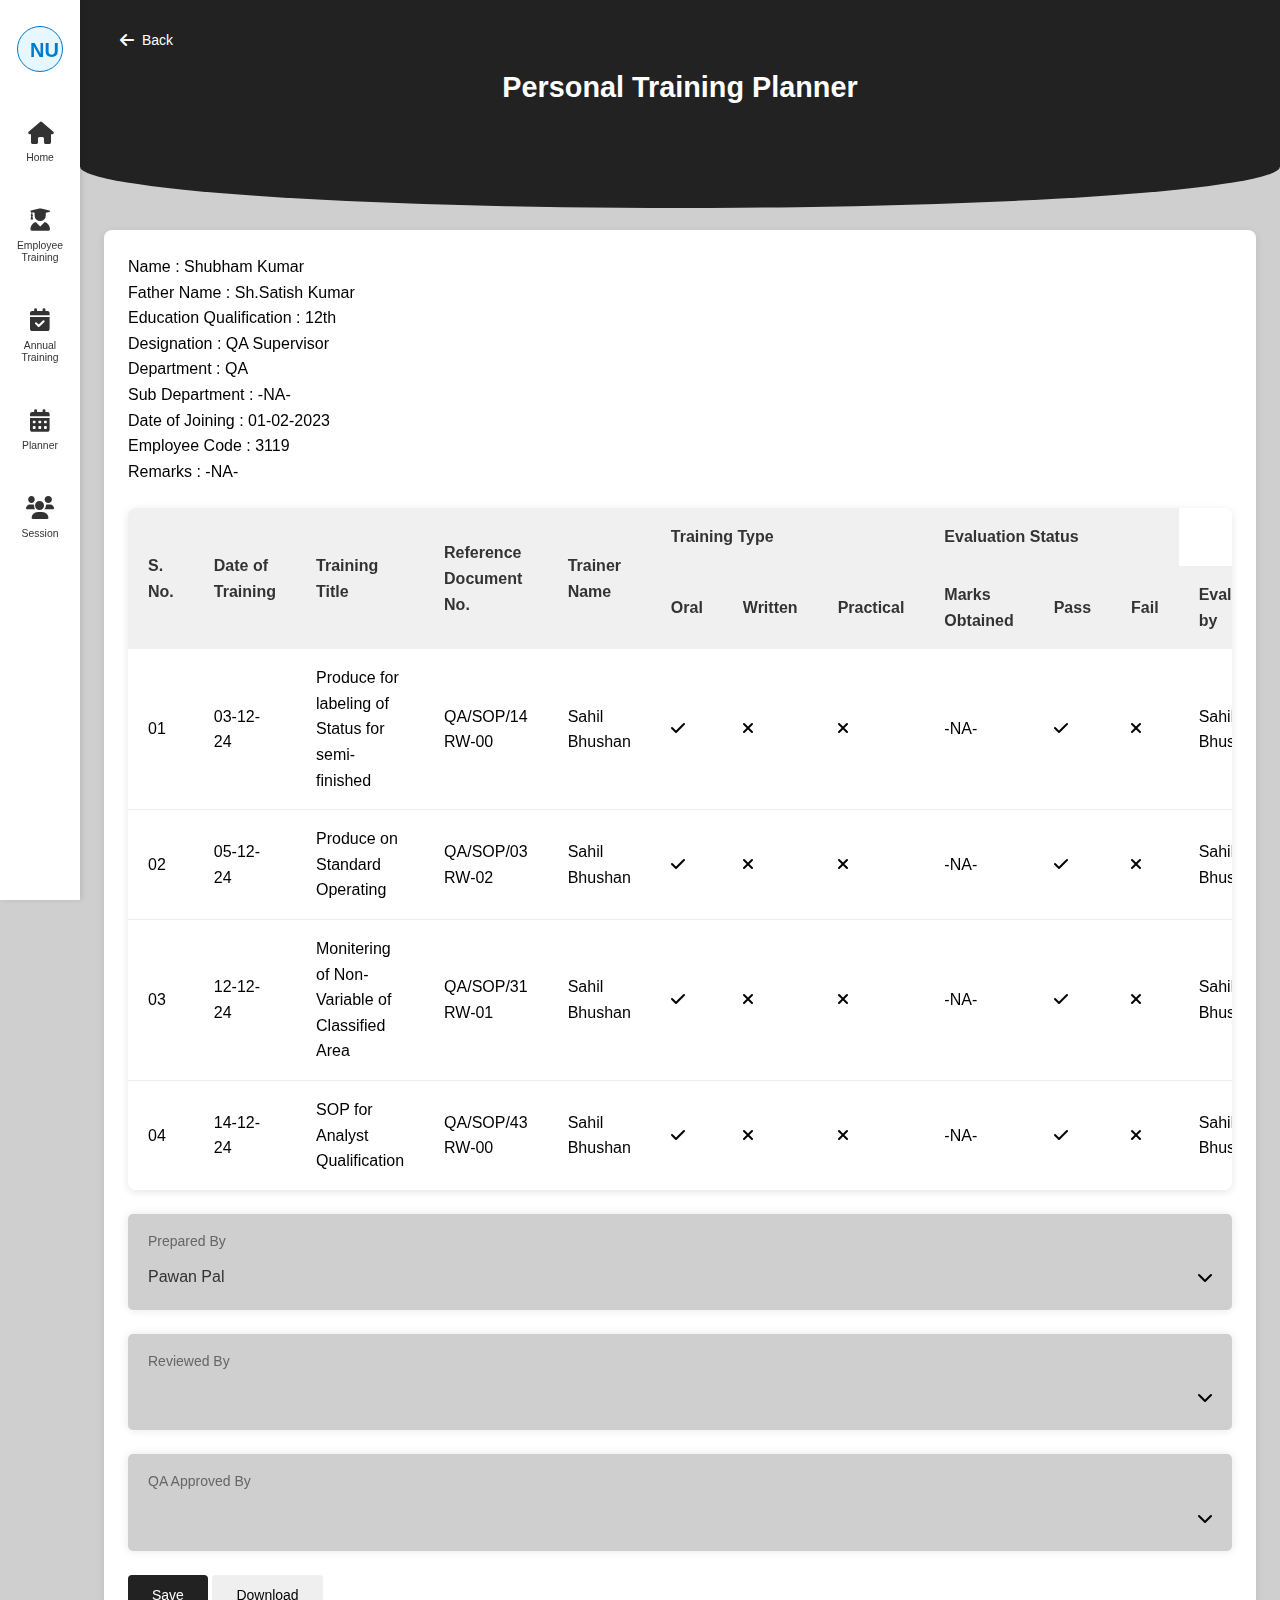
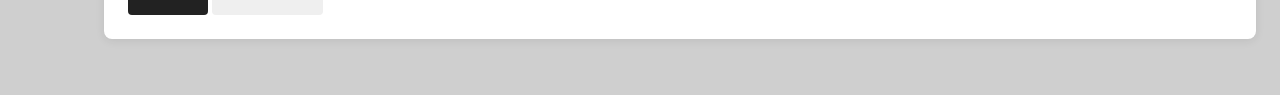
<file: personal-training-planner.html>
<!DOCTYPE html>
<html lang="en">
<head>
    <meta charset="UTF-8">
    <meta name="viewport" content="width=device-width, initial-scale=1.0">
    <title>Personal Training Planner</title>
    <link rel="stylesheet" href="styles.css">
    <link rel="stylesheet" href="https://cdnjs.cloudflare.com/ajax/libs/font-awesome/6.0.0-beta3/css/all.min.css">
</head>
<body>
    <div class="container">
        <!-- Navigation sidebar will be injected here -->
        <div id="nav-placeholder"></div>

        <!-- Main Content -->
        <div id="main-content">
            <div class="header-curve"></div>
            <button class="back-btn" id="backButton"><i class="fas fa-arrow-left"></i> Back</button>
            <h1 class="page-title">Personal Training Planner</h1>
            <div class="form-container">
                <!-- Employee Information Section -->
                <div class="employee-info">
                    <div class="info-row">
                        <div class="info-group">
                            <label>Name :</label>
                            <span>Shubham Kumar</span>
                        </div>
                        <div class="info-group">
                            <label>Father Name :</label>
                            <span>Sh.Satish Kumar</span>
                        </div>
                        <div class="info-group">
                            <label>Education Qualification :</label>
                            <span>12th</span>
                        </div>
                    </div>
                    <div class="info-row">
                        <div class="info-group">
                            <label>Designation :</label>
                            <span>QA Supervisor</span>
                        </div>
                        <div class="info-group">
                            <label>Department :</label>
                            <span>QA</span>
                        </div>
                        <div class="info-group">
                            <label>Sub Department :</label>
                            <span>-NA-</span>
                        </div>
                    </div>
                    <div class="info-row">
                        <div class="info-group">
                            <label>Date of Joining :</label>
                            <span>01-02-2023</span>
                        </div>
                        <div class="info-group">
                            <label>Employee Code :</label>
                            <span>3119</span>
                        </div>
                        <div class="info-group">
                            <label>Remarks :</label>
                            <span>-NA-</span>
                        </div>
                    </div>
                </div>

                <!-- Training Table -->
                <div class="table-container training-records-table">
                    <table class="table">
                        <thead>
                            <tr>
                                <th rowspan="2">S. No.</th>
                                <th rowspan="2">Date of Training</th>
                                <th rowspan="2">Training Title</th>
                                <th rowspan="2">Reference Document No.</th>
                                <th rowspan="2">Trainer Name</th>
                                <th colspan="3">Training Type</th>
                                <th colspan="3">Evaluation Status</th>
                            </tr>
                            <tr>
                                <th>Oral</th>
                                <th>Written</th>
                                <th>Practical</th>
                                <th>Marks Obtained</th>
                                <th>Pass</th>
                                <th>Fail</th>
                                <th>Evaluated by</th>
                            </tr>
                        </thead>
                        <tbody>
                            <tr>
                                <td>01</td>
                                <td>03-12-24</td>
                                <td>Produce for labeling of Status for semi-finished</td>
                                <td>QA/SOP/14 RW-00</td>
                                <td>Sahil Bhushan</td>
                                <td class="center-cell"><i class="fas fa-check"></i></td>
                                <td class="center-cell"><i class="fas fa-times"></i></td>
                                <td class="center-cell"><i class="fas fa-times"></i></td>
                                <td>-NA-</td>
                                <td class="center-cell"><i class="fas fa-check"></i></td>
                                <td class="center-cell"><i class="fas fa-times"></i></td>
                                <td>Sahil Bhushan</td>
                            </tr>
                            <tr>
                                <td>02</td>
                                <td>05-12-24</td>
                                <td>Produce on Standard Operating</td>
                                <td>QA/SOP/03 RW-02</td>
                                <td>Sahil Bhushan</td>
                                <td class="center-cell"><i class="fas fa-check"></i></td>
                                <td class="center-cell"><i class="fas fa-times"></i></td>
                                <td class="center-cell"><i class="fas fa-times"></i></td>
                                <td>-NA-</td>
                                <td class="center-cell"><i class="fas fa-check"></i></td>
                                <td class="center-cell"><i class="fas fa-times"></i></td>
                                <td>Sahil Bhushan</td>
                            </tr>
                            <tr>
                                <td>03</td>
                                <td>12-12-24</td>
                                <td>Monitering of Non-Variable of Classified Area</td>
                                <td>QA/SOP/31 RW-01</td>
                                <td>Sahil Bhushan</td>
                                <td class="center-cell"><i class="fas fa-check"></i></td>
                                <td class="center-cell"><i class="fas fa-times"></i></td>
                                <td class="center-cell"><i class="fas fa-times"></i></td>
                                <td>-NA-</td>
                                <td class="center-cell"><i class="fas fa-check"></i></td>
                                <td class="center-cell"><i class="fas fa-times"></i></td>
                                <td>Sahil Bhushan</td>
                            </tr>
                            <tr>
                                <td>04</td>
                                <td>14-12-24</td>
                                <td>SOP for Analyst Qualification</td>
                                <td>QA/SOP/43 RW-00</td>
                                <td>Sahil Bhushan</td>
                                <td class="center-cell"><i class="fas fa-check"></i></td>
                                <td class="center-cell"><i class="fas fa-times"></i></td>
                                <td class="center-cell"><i class="fas fa-times"></i></td>
                                <td>-NA-</td>
                                <td class="center-cell"><i class="fas fa-check"></i></td>
                                <td class="center-cell"><i class="fas fa-times"></i></td>
                                <td>Sahil Bhushan</td>
                            </tr>
                        </tbody>
                    </table>
                </div>

                <!-- Signature Section -->
                <div class="signature-section">
                    <div class="form-row">
                        <div class="form-group">
                            <label class="form-label">Prepared By</label>
                            <div class="input-with-icon">
                                <input type="text" class="form-control" value="Pawan Pal">
                                <i class="fas fa-chevron-down dropdown-icon"></i>
                            </div>
                        </div>
                    </div>
                    <div class="form-row">
                        <div class="form-group">
                            <label class="form-label">Reviewed By</label>
                            <div class="input-with-icon">
                                <input type="text" class="form-control" value="">
                                <i class="fas fa-chevron-down dropdown-icon"></i>
                            </div>
                        </div>
                    </div>
                    <div class="form-row">
                        <div class="form-group">
                            <label class="form-label">QA Approved By</label>
                            <div class="input-with-icon">
                                <input type="text" class="form-control" value="">
                                <i class="fas fa-chevron-down dropdown-icon"></i>
                            </div>
                        </div>
                    </div>
                </div>

                <!-- Buttons -->
                <div class="button-row">
                    <button class="btn btn-primary">Save</button>
                    <button class="btn btn-secondary">Download</button>
                </div>
            </div>
        </div>
    </div>

    <script src="common.js"></script>
    <script>
        document.addEventListener('DOMContentLoaded', function() {
            // Back button functionality
            const backButton = document.getElementById('backButton');
            if (backButton) {
                backButton.addEventListener('click', function() {
                    window.location.href = 'employee-training.html';
                });
            }
        });
    </script>
</body>
</html>
</file>
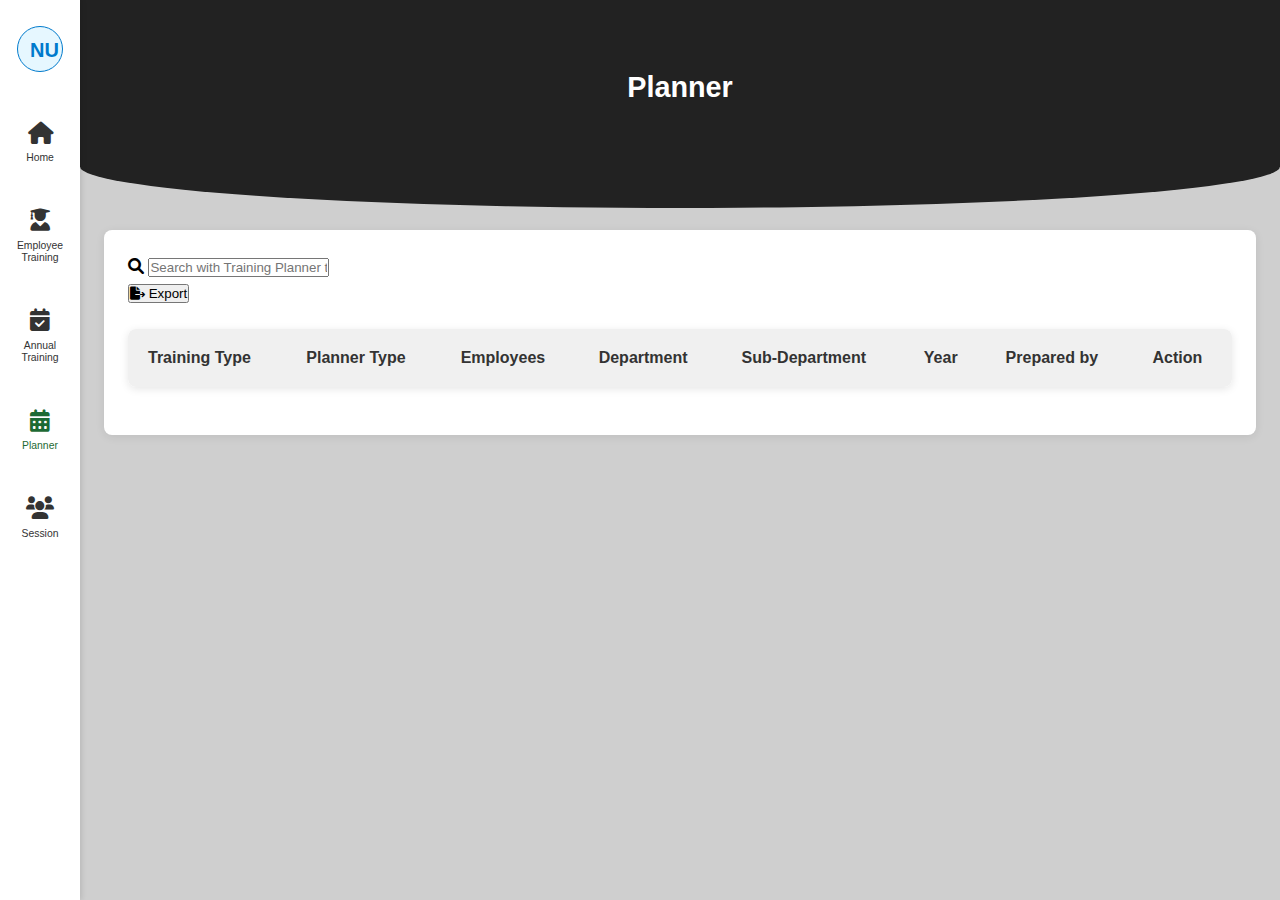
<file: planner.html>
<!DOCTYPE html>
<html lang="en">
<head>
    <meta charset="UTF-8">
    <meta name="viewport" content="width=device-width, initial-scale=1.0">
    <title>Planner</title>
    <link rel="stylesheet" href="styles.css">
    <link rel="stylesheet" href="https://cdnjs.cloudflare.com/ajax/libs/font-awesome/6.0.0-beta3/css/all.min.css">
</head>
<body>
    <div class="container">
        <!-- Navigation sidebar will be injected here -->
        <div id="nav-placeholder"></div>

        <!-- Main Content -->
        <div id="main-content">
            <div class="header-curve"></div>
            <h1 class="page-title">Planner</h1>
            
            
            
            
            <div class="form-container">
                <div class="actions-bar">
                    <div class="search-box">
                        <i class="fas fa-search"></i>
                        <input type="text" class="search-input" placeholder="Search with Training Planner type, department, year">
                    </div>
                    <button class="export-btn">
                        <i class="fas fa-file-export"></i>
                        Export
                    </button>
                </div>
                
                <div class="table-container">
                    <table class="table planner-table">
                        <thead>
                            <tr>
                                <th>Training Type</th>
                                <th>Planner Type</th>
                                <th>Employees</th>
                                <th>Department</th>
                                <th>Sub-Department</th>
                                <th>Year</th>
                                <th>Prepared by</th>
                                <th>Action</th>
                            </tr>
                        </thead>
                        <tbody id="plannerTableBody">
                            <tr>
                                <td>Annual Training</td>
                                <td><a href="#" class="planner-name">Process flowchart for NN Media</a></td>
                                <td>3112</td>
                                <td>QA</td>
                                <td>-NA-</td>
                                <td>2025</td>
                                <td>Pawan Pal</td>
                                <td><button class="btn btn-secondary edit-btn">Edit</button></td>
                            </tr>
                        </tbody>
                    </table>
                </div>
            </div>
        </div>
    </div>

    <script src="common.js"></script>
    <script>
        document.addEventListener('DOMContentLoaded', function() {
            // Function to populate the planner table
            function populatePlannerTable() {
                const plannerEntries = JSON.parse(localStorage.getItem('plannerEntries') || '[]');
                const tableBody = document.getElementById('plannerTableBody');
                
                // Clear existing rows
                tableBody.innerHTML = '';
                
                // Add entries to table
                plannerEntries.forEach((entry, index) => {
                    const row = document.createElement('tr');
                    row.innerHTML = `
                        <td>${entry.trainingType}</td>
                        <td><a href="#" class="planner-name">${entry.plannerType}</a></td>
                        <td>${entry.employees}</td>
                        <td>${entry.department}</td>
                        <td>${entry.subDepartment}</td>
                        <td>${entry.year}</td>
                        <td>${entry.preparedBy}</td>
                        <td>
                            <button class="btn btn-secondary edit-btn" data-index="${index}">Edit</button>
                        </td>
                    `;
                    tableBody.appendChild(row);

                    // Add click event for edit button
                    const editBtn = row.querySelector('.edit-btn');
                    editBtn.addEventListener('click', function() {
                        const entryIndex = this.getAttribute('data-index');
                        const entry = plannerEntries[entryIndex];
                        
                        // Store the current entry for editing
                        localStorage.setItem('currentEditEntry', JSON.stringify(entry));
                        
                        // Redirect based on training type
                        if (entry.trainingType === 'Annual Training') {
                            window.location.href = 'annual-training-planner.html';
                        } else {
                            window.location.href = 'employee-training-planner.html';
                        }
                    });
                });
            }

            // Initial population of table
            populatePlannerTable();

            // Add search functionality
            const searchInput = document.querySelector('.search-input');
            if (searchInput) {
                searchInput.addEventListener('input', function() {
                    const searchTerm = this.value.toLowerCase();
                    const rows = document.querySelectorAll('#plannerTableBody tr');
                    
                    rows.forEach(row => {
                        const text = row.textContent.toLowerCase();
                        row.style.display = text.includes(searchTerm) ? '' : 'none';
                    });
                });
            }
        });
    </script>
</body>
</html>
</file>
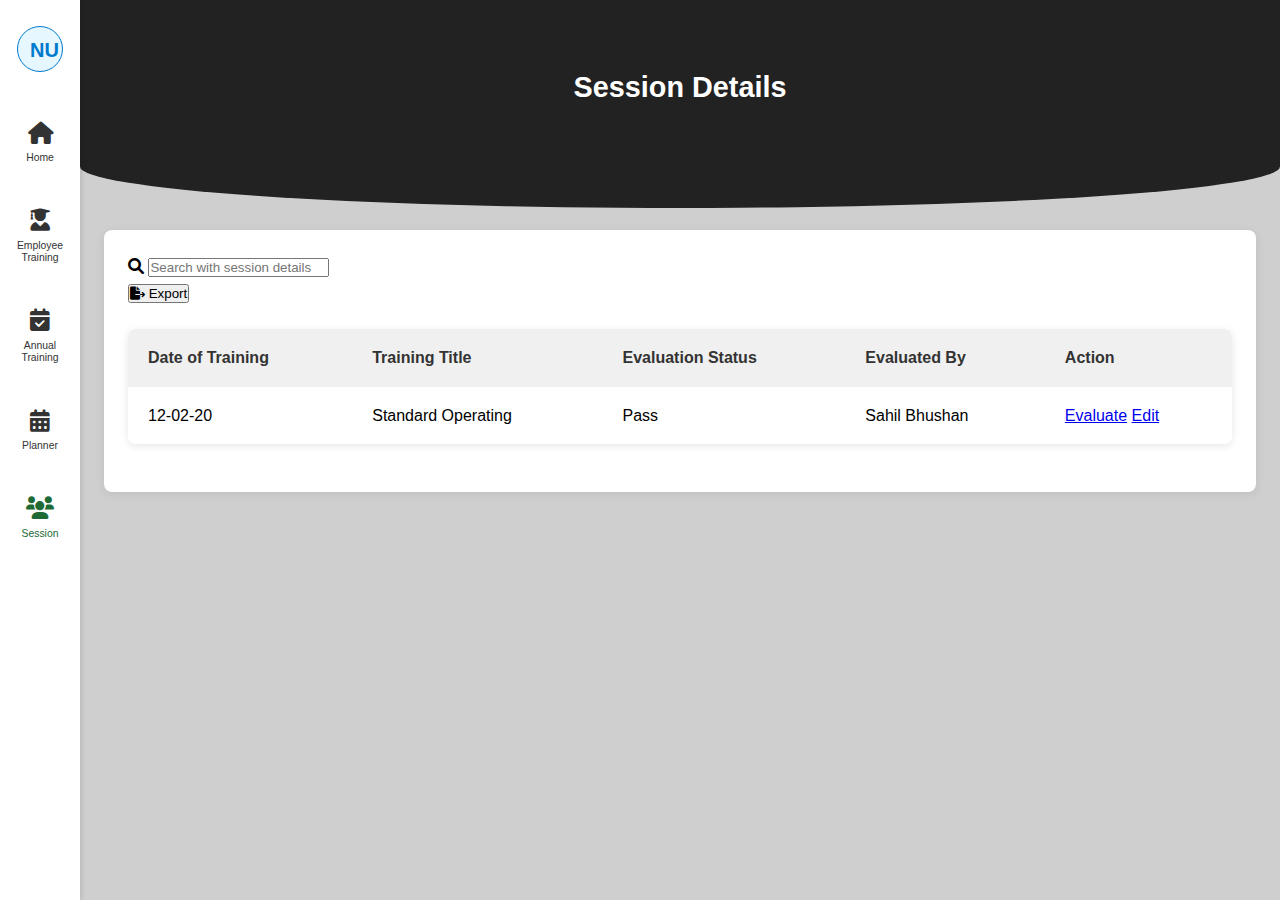
<file: session.html>
<!DOCTYPE html>
<html lang="en">
<head>
    <meta charset="UTF-8">
    <meta name="viewport" content="width=device-width, initial-scale=1.0">
    <title>Session Details</title>
    <link rel="stylesheet" href="styles.css">
    <link rel="stylesheet" href="https://cdnjs.cloudflare.com/ajax/libs/font-awesome/6.0.0-beta3/css/all.min.css">
</head>
<body>
    <div class="container">
        <!-- Navigation sidebar will be injected here -->
        <div id="nav-placeholder"></div>

        <!-- Main Content -->
        <div id="main-content">
            <div class="header-curve"></div>
            <h1 class="page-title">Session Details</h1>
            
            
            
            
            <div class="form-container">
                <div class="actions-bar">
                    <div class="search-box">
                        <i class="fas fa-search"></i>
                        <input type="text" class="search-input" placeholder="Search with session details">
                    </div>
                    <button class="export-btn">
                        <i class="fas fa-file-export"></i>
                        Export
                    </button>
                </div>
                
                <div class="table-container">
                    <table class="table">
                        <thead>
                            <tr>
                                <th>Date of Training</th>
                                <th>Training Title</th>
                                <th>Evaluation Status</th>
                                <th>Evaluated By</th>
                                <th>Action</th>
                            </tr>
                        </thead>
                        <tbody>
                            <tr>
                                <td>12-02-20</td>
                                <td>Standard Operating</td>
                                <td>Pass</td>
                                <td>Sahil Bhushan</td>
                                <td class="action-column">
                                    <div class="action-links">
                                        <a href="session-evaluate.html">Evaluate</a>
                                        <a href="session-edit.html">Edit</a>
                                    </div>
                                </td>
                            </tr>
                        </tbody>
                    </table>
                </div>
            </div>
        </div>
    </div>

    <script src="common.js"></script>
</body>
</html>
</file>
<file: styles.css>
/* Global Styles */
* {
    margin: 0;
    padding: 0;
    box-sizing: border-box;
    font-family: Arial, sans-serif;
}

body {
    background-color: rgb(207, 207, 207);
    line-height: 1.6;
}

.container {
    display: flex;
    min-height: 100vh;
    width: 100%;
}

/* Sidebar */
.sidebar {
    width: 80px;
    min-height: 100vh;
    background-color: white;
    display: flex;
    flex-direction: column;
    align-items: center;
    padding: 1.5rem 0;
    box-shadow: 2px 0 5px rgba(0, 0, 0, 0.1);
    position: sticky;
    top: 0;
    z-index: 10;
}

.logo {
    margin-bottom: 2rem;
}

.logo img {
    width: 50px;
    height: 50px;
}

.nav-links {
    display: flex;
    flex-direction: column;
    gap: 1.8rem;
    align-items: center;
}

.nav-item {
    display: flex;
    flex-direction: column;
    align-items: center;
    text-align: center;
    color: #333;
    text-decoration: none;
    cursor: pointer;
    padding: 0.5rem;
    width: 70px;
    transition: color 0.2s ease;
}

.nav-item i {
    font-size: 1.4rem;
    color: #333;
    margin-bottom: 0.5rem;
    transition: color 0.2s ease;
}

.nav-item .nav-text {
    font-size: 0.65rem;
    line-height: 1.2;
}

.nav-item:hover, .nav-item.active {
    color: #1d6a34;
}

.nav-item:hover i, .nav-item.active i {
    color: #1d6a34;
}

/* Main Content */
#main-content {
    flex: 1;
    display: flex;
    flex-direction: column;
    padding: 1.5rem;
    position: relative;
    width: 100%;
    margin: 0 auto;
    align-items: center;
    overflow-x: hidden;
}

/* Header curve */
.header-curve {
    position: absolute;
    top: 0;
    left: 0;
    right: 0;
    height: 13rem;
    background-color: #222;
    border-bottom-left-radius: 50% 20%;
    border-bottom-right-radius: 50% 20%;
    z-index: -1;
}

.page-title {
    color: white;
    font-size: 1.8rem;
    text-align: center;
    padding: 2.5rem 0;
    font-weight: bold;
    position: relative;
    z-index: 1;
    width: 100%;
}

/* Common Form Styles */
.form-container {
    width: 100%;
    max-width: 1200px;
    margin: 5rem auto 2rem;
    padding: 1.5rem;
    background-color: white;
    border-radius: 8px;
    box-shadow: 0 2px 10px rgba(0, 0, 0, 0.08);
}

.form-row {
    display: flex;
    gap: 1.5rem;
    margin-bottom: 1.5rem;
}

.form-group {
    flex: 1;
    background-color: rgb(207, 207, 207);
    border-radius: 5px;
    padding: 1rem 1.25rem;
    box-shadow: 0 0 10px 0 rgba(0, 0, 0, 0.1);
}

.form-label {
    display: block;
    font-size: 0.875rem;
    color: #666;
    margin-bottom: 0.5rem;
    font-weight: 500;
}

.form-control {
    width: 100%;
    border: none;
    background-color: transparent;
    font-size: 1rem;
    color: #333;
    padding: 0.5rem 0;
}

.form-control:focus {
    outline: none;
}

/* Common Button Styles */
.btn {
    display: inline-block;
    padding: 0.75rem 1.5rem;
    border: none;
    border-radius: 4px;
    font-size: 0.875rem;
    font-weight: 500;
    cursor: pointer;
    text-align: center;
    transition: background-color 0.2s ease;
}

.btn-primary {
    background-color: #222;
    color: white;
}

.btn-primary:hover {
    background-color: #333;
}

/* Common Table Styles */
.table-container {
    margin: 1.5rem 0;
    border-radius: 8px;
    overflow-x: auto;
    width: 100%;
    max-width: 100%;
    box-shadow: 0 2px 8px rgba(0, 0, 0, 0.1);
}

.table {
    width: 100%;
    border-collapse: collapse;
    background-color: white;
}

.table th {
    background-color: #f0f0f0;
    color: #333;
    text-align: left;
    padding: 1rem 1.25rem;
    font-weight: 600;
}

.table td {
    padding: 1rem 1.25rem;
    border-bottom: 1px solid #eee;
}

.table tr:last-child td {
    border-bottom: none;
}

/* Common Input Styles */
.input-with-icon {
    display: flex;
    align-items: center;
    gap: 0.75rem;
}

/* Common Back Button */
.back-btn {
    display: inline-flex;
    align-items: center;
    gap: 0.5rem;
    background-color: transparent;
    color: #fff;
    border: none;
    padding: 0.5rem 1rem;
    border-radius: 4px;
    cursor: pointer;
    font-size: 0.875rem;
    position: absolute;
    top: 1.5rem;
    left: 1.5rem;
    z-index: 2;
    transition: all 0.2s ease;
}

.back-btn:hover {
    background-color: rgba(255, 255, 255, 0.2);
}

.back-btn i {
    font-size: 1rem;
}

/* Common Responsive Styles */
@media (max-width: 1200px) {
    .form-container {
        padding: 1.25rem;
    }
}

@media (max-width: 992px) {
    .form-row {
        flex-direction: column;
        gap: 1.25rem;
    }
    
    .table th, .table td {
        padding: 0.75rem 1rem;
    }
    
    .button-row {
        flex-direction: column;
        align-items: stretch;
    }
    
    .button-row .btn {
        width: 100%;
    }
}

@media (max-width: 768px) {
    #main-content {
        padding: 1rem;
    }
    
    .page-title {
        font-size: 1.5rem;
        padding: 2rem 1rem;
    }
    
    .back-btn {
        top: 1rem;
        left: 1rem;
    }
}

@media (max-width: 576px) {
    .sidebar {
        width: 60px;
    }
    
    .nav-item {
        width: 50px;
    }
    
    .nav-item i {
        font-size: 1.2rem;
    }
    
    .nav-item .nav-text {
        font-size: 0.6rem;
    }
    
    .table-container {
        margin: 1rem 0;
    }
    
    .table th, .table td {
        padding: 0.625rem 0.75rem;
        font-size: 0.8125rem;
    }
    
    .form-container {
        margin-top: 4rem;
        padding: 1rem;
    }
}
</file>
<file: home.css>
/* Home Page Specific Styles */
.home-cards {
    display: grid;
    grid-template-columns: repeat(auto-fit, minmax(280px, 1fr));
    gap: 1.5rem;
    margin-top: 2rem;
    width: 100%;
}

.home-card {
    background-color: white;
    border-radius: 8px;
    padding: 1.8rem 1.5rem;
    text-align: center;
    text-decoration: none;
    color: #333;
    box-shadow: 0 4px 12px rgba(0, 0, 0, 0.08);
    transition: transform 0.3s, box-shadow 0.3s;
}

.home-card:hover {
    transform: translateY(-5px);
    box-shadow: 0 8px 16px rgba(0, 0, 0, 0.1);
}

.home-card i {
    font-size: 2.5rem;
    color: #1d6a34;
    margin-bottom: 1.25rem;
}

.home-card h2 {
    font-size: 1.125rem;
    margin-bottom: 0.75rem;
    font-weight: 600;
}

.home-card p {
    font-size: 0.875rem;
    color: #666;
    line-height: 1.5;
}

/* Home Page Responsive Styles */
@media (max-width: 1200px) {
    .home-cards {
        grid-template-columns: repeat(auto-fit, minmax(250px, 1fr));
    }
}
</file>
<file: employee-training.css>
.training-selection-container {
    display: flex;
    flex-direction: column;
}

.selected-trainings {
    margin-top: 10px;
    display: flex;
    flex-wrap: wrap;
    gap: 8px;
}

.selected-item {
    background-color: #e8f5e9;
    color: #1d6a34;
    padding: 4px 12px;
    border-radius: 16px;
    font-size: 0.875rem;
    display: flex;
    align-items: center;
}

.remove-training {
    margin-left: 6px;
    cursor: pointer;
    font-weight: bold;
}

.remove-training:hover {
    opacity: 0.7;
}

.custom-select {
    position: relative;
    width: 100%;
}

.select-selected {
    background-color: white;
    border: 1px solid #ddd;
    padding: 8px 16px;
    cursor: pointer;
    border-radius: 4px;
    display: flex;
    justify-content: space-between;
    align-items: center;
}

.select-items {
    position: absolute;
    background-color: white;
    top: 100%;
    left: 0;
    right: 0;
    z-index: 99;
    border: 1px solid #ddd;
    border-top: none;
    border-radius: 0 0 4px 4px;
    max-height: 200px;
    overflow-y: auto;
    box-shadow: 0 2px 4px rgba(0,0,0,0.1);
}
.custom-select {
    position: relative;  /* ✅ Ensure dropdown stays within container */
    width: 100%;
}

.select-items {
    position: absolute;  /* ✅ Prevent height changes */
    top: 100%;
    left: 0;
    right: 0;
    z-index: 99;
    max-height: 200px;
    overflow-y: auto;
    background-color: white;
    border: 1px solid #ddd;
    border-top: none;
    border-radius: 0 0 4px 4px;
    box-shadow: 0 2px 4px rgba(0,0,0,0.1);
}


/* For left alignment of selection pills */
.selected-trainings, .selected-employees {
    margin-top: 10px;
    display: flex;
    flex-wrap: wrap;
    gap: 8px;
    justify-content: flex-start; /* Explicitly align items to the left */
    width: 100%; /* Ensure container takes full width */
}

/* Ensure parent containers only adjust height based on content */
.training-selection-container, .employee-selection-container {
    display: flex;
    flex-direction: column;
    height: auto; /* Let height be determined by content */
}

/* Remove fixed height and make containers adjust based on content */
.selected-trainings, .selected-employees {
    min-height: auto; /* Override the fixed 40px min-height */
    height: auto;
    display: flex;
    flex-wrap: wrap;
    gap: 8px;
}


.select-hide {
    display: none;
}

.select-item {
    padding: 8px 16px;
    cursor: pointer;
    display: flex;
    align-items: center;
    gap: 8px;
}

.select-item:hover {
    background-color: #f5f5f5;
}

.select-item input[type="checkbox"] {
    margin: 0;
}

.select-item label {
    margin: 0;
    cursor: pointer;
    flex: 1;
}

/* Employee Training Form Specific Styles */
.employee-selection-container {
    display: flex;
    flex-direction: column;
}

.selected-employees {
    margin-top: 10px;
    display: flex;
    flex-wrap: wrap;  /* ✅ Wrap items in a row */
    gap: 8px;
}


.selected-employee {
    background-color: #e8f5e9;
    color: #1d6a34;
    padding: 4px 12px;
    border-radius: 16px;
    font-size: 0.875rem;
    display: flex;
    align-items: center;
}

.remove-employee {
    margin-left: 6px;
    cursor: pointer;
    font-weight: bold;
}

.remove-employee:hover {
    opacity: 0.7;
}

/* Custom Select Dropdown Styles */
.custom-select {
    position: relative;
    width: 100%;
}

.select-selected {
    background-color: white;
    border: 1px solid #ddd;
    padding: 8px 16px;
    cursor: pointer;
    border-radius: 4px;
    display: flex;
    justify-content: space-between;
    align-items: center;
}

.select-items {
    position: absolute;
    background-color: white;
    top: 100%;
    left: 0;
    right: 0;
    z-index: 99;
    border: 1px solid #ddd;
    border-top: none;
    border-radius: 0 0 4px 4px;
    max-height: 200px;
    overflow-y: auto;
    box-shadow: 0 2px 4px rgba(0,0,0,0.1);
}

.select-hide {
    display: none;
}

.select-item {
    padding: 8px 16px;
    cursor: pointer;
    display: flex;
    align-items: center;
    gap: 8px;
}

.select-item:hover {
    background-color: #f5f5f5;
}

.select-item input[type="checkbox"] {
    margin: 0;
}

.select-item label {
    margin: 0;
    cursor: pointer;
    flex: 1;
}

/* Selected Employees Display */
.selected-employees {
    margin-top: 8px;
    display: flex;
    flex-wrap: wrap;
    gap: 8px;
}

.selected-employee {
    background-color: #e8f5e9;
    color: #1d6a34;
    padding: 4px 12px;
    border-radius: 16px;
    font-size: 0.875rem;
    display: flex;
    align-items: center;
    gap: 6px;
}

.remove-employee {
    cursor: pointer;
    font-weight: bold;
}

.remove-employee:hover {
    opacity: 0.7;
}

/* Responsive Styles */
@media (max-width: 768px) {
    .selected-employees {
        flex-direction: column;
    }
    
    .select-items {
        max-height: 150px;
    }
}

@media (max-width: 576px) {
    .select-selected {
        padding: 6px 12px;
    }
    
    .select-item {
        padding: 6px 12px;
    }
    
    .selected-employee {
        padding: 3px 10px;
        font-size: 0.8rem;
    }
}
</file>
